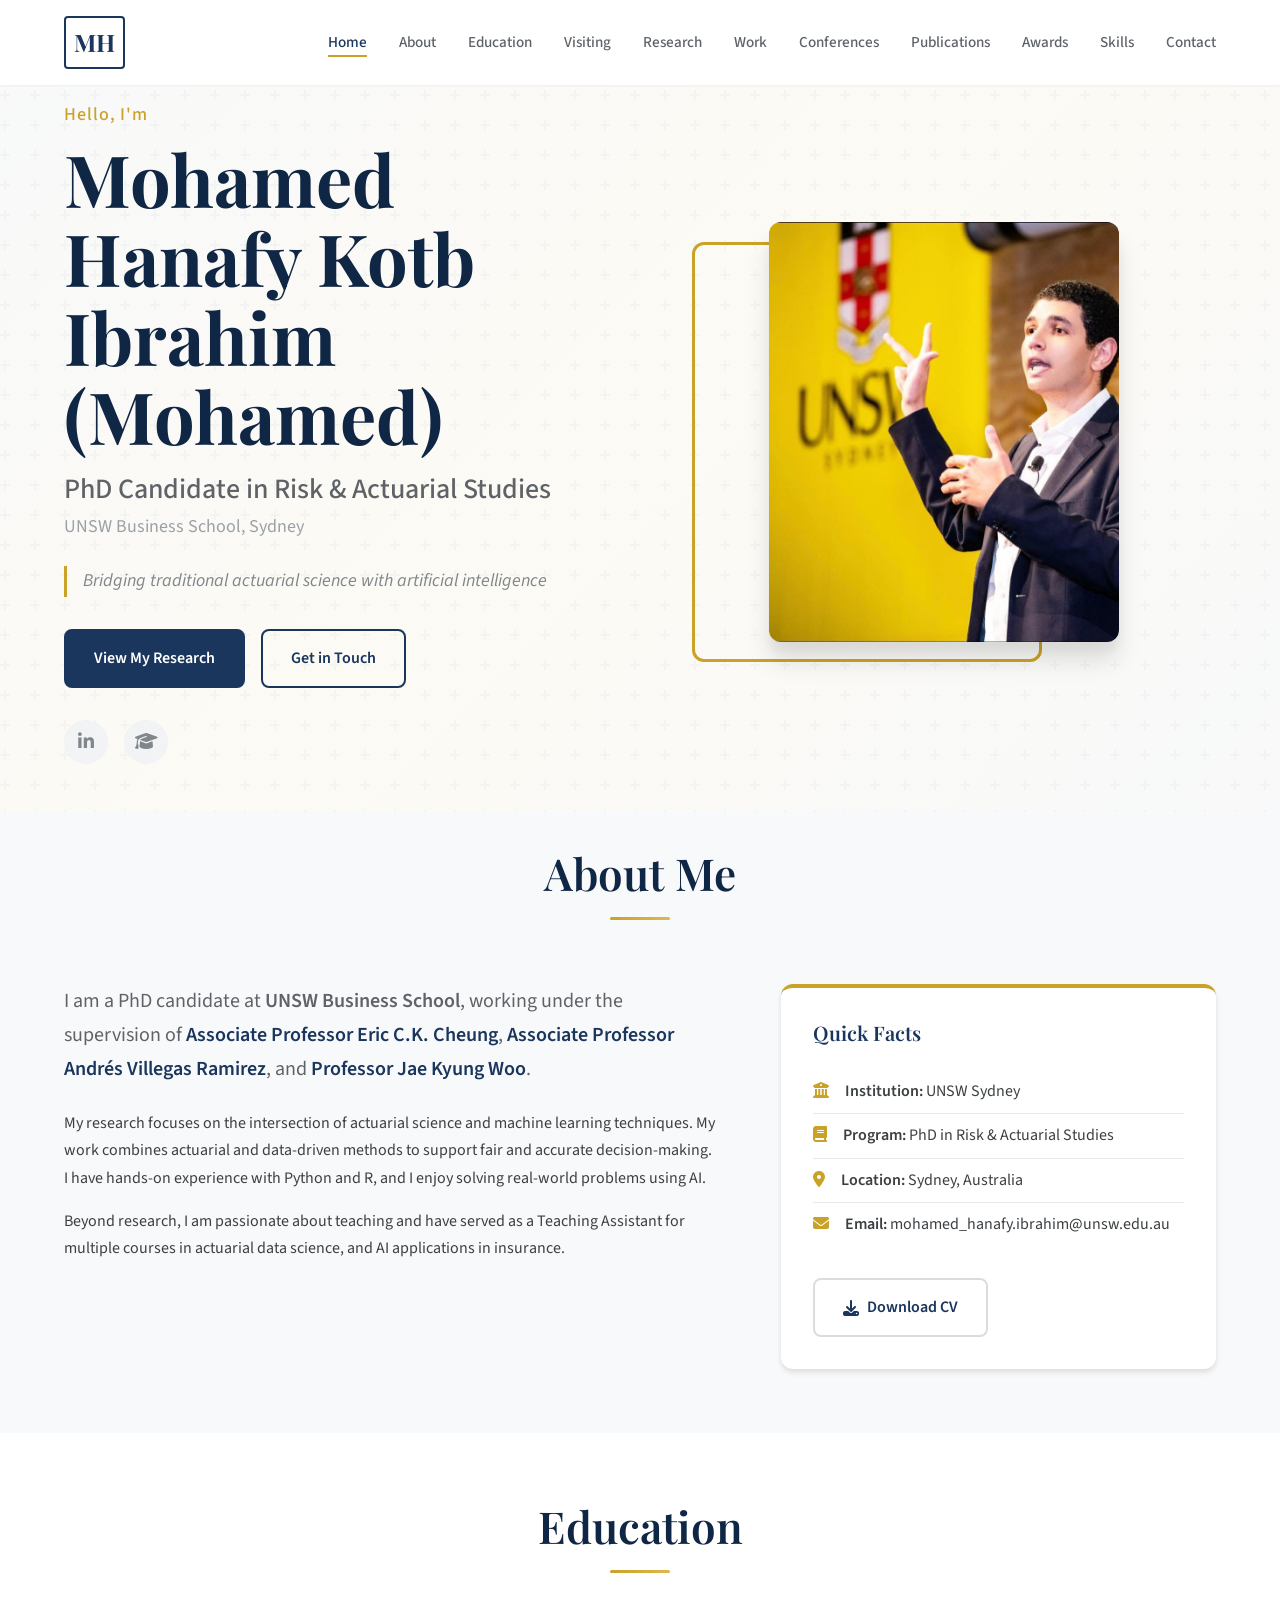
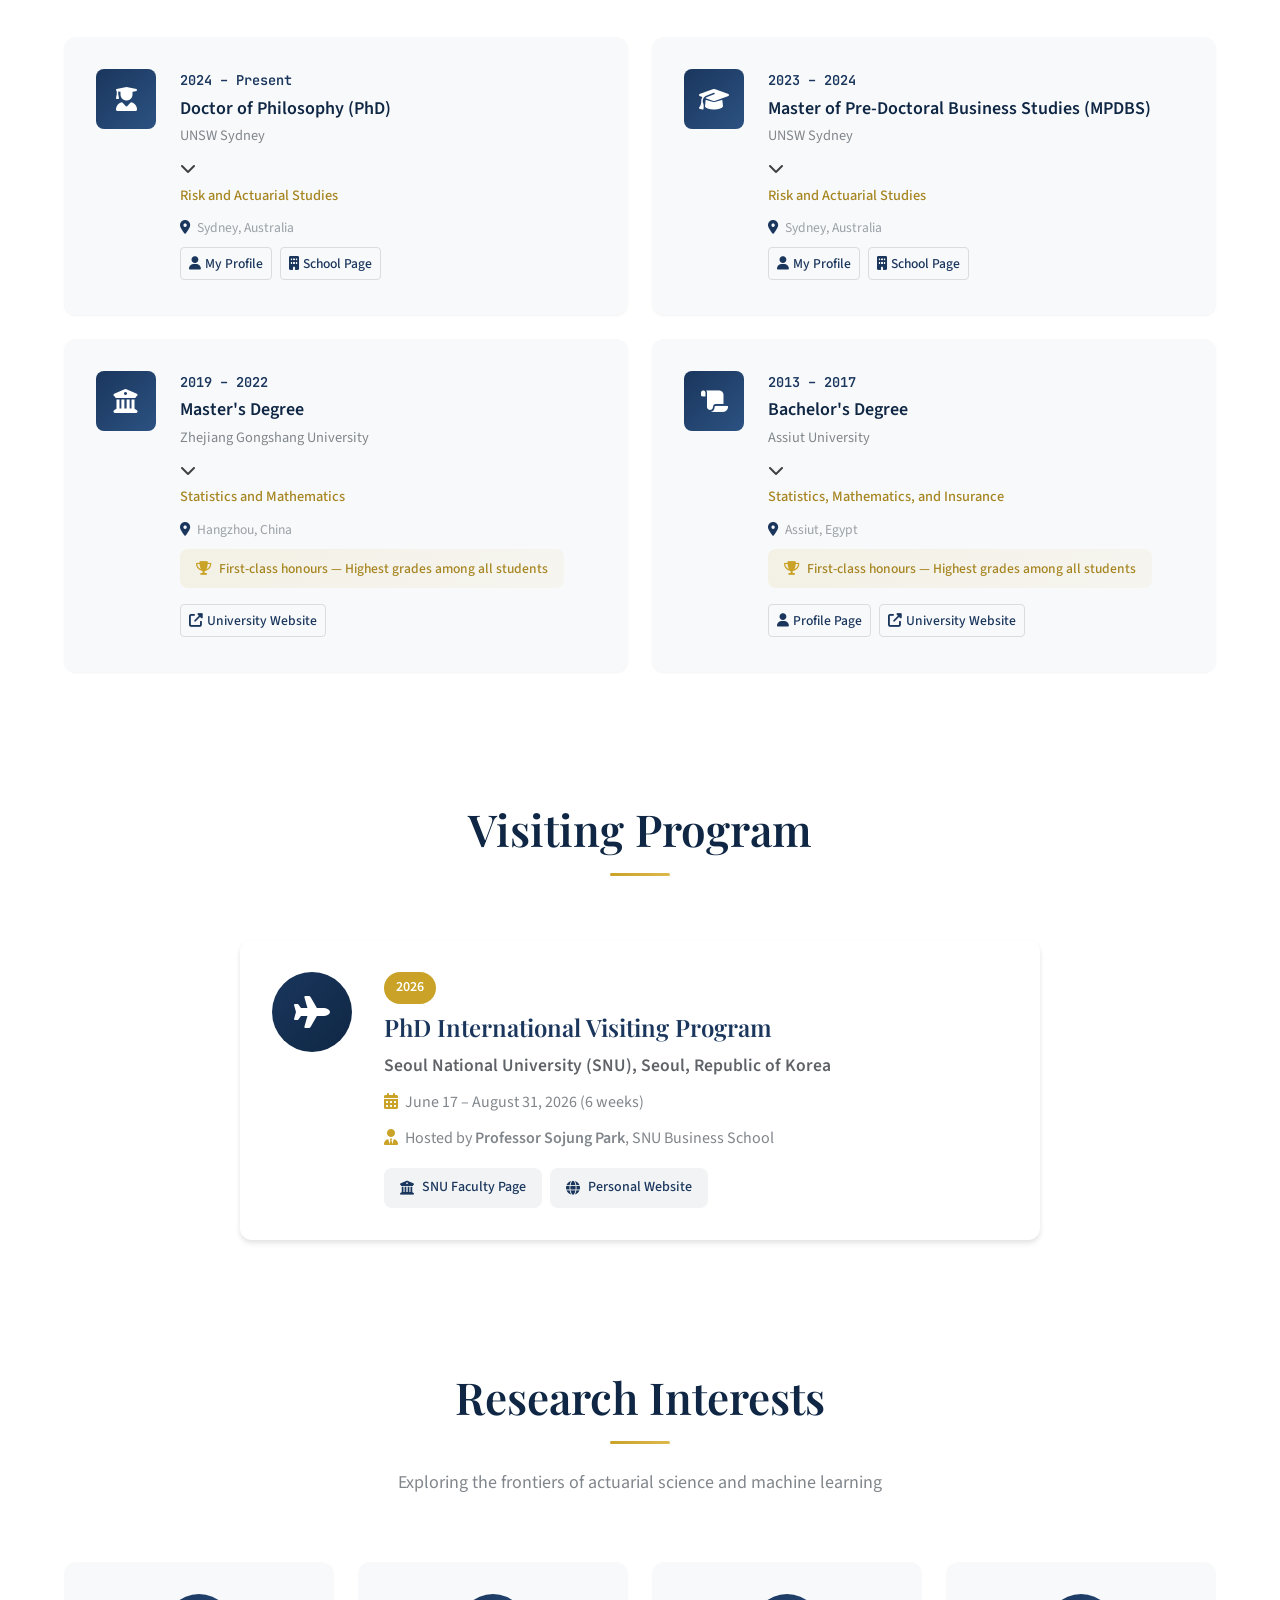
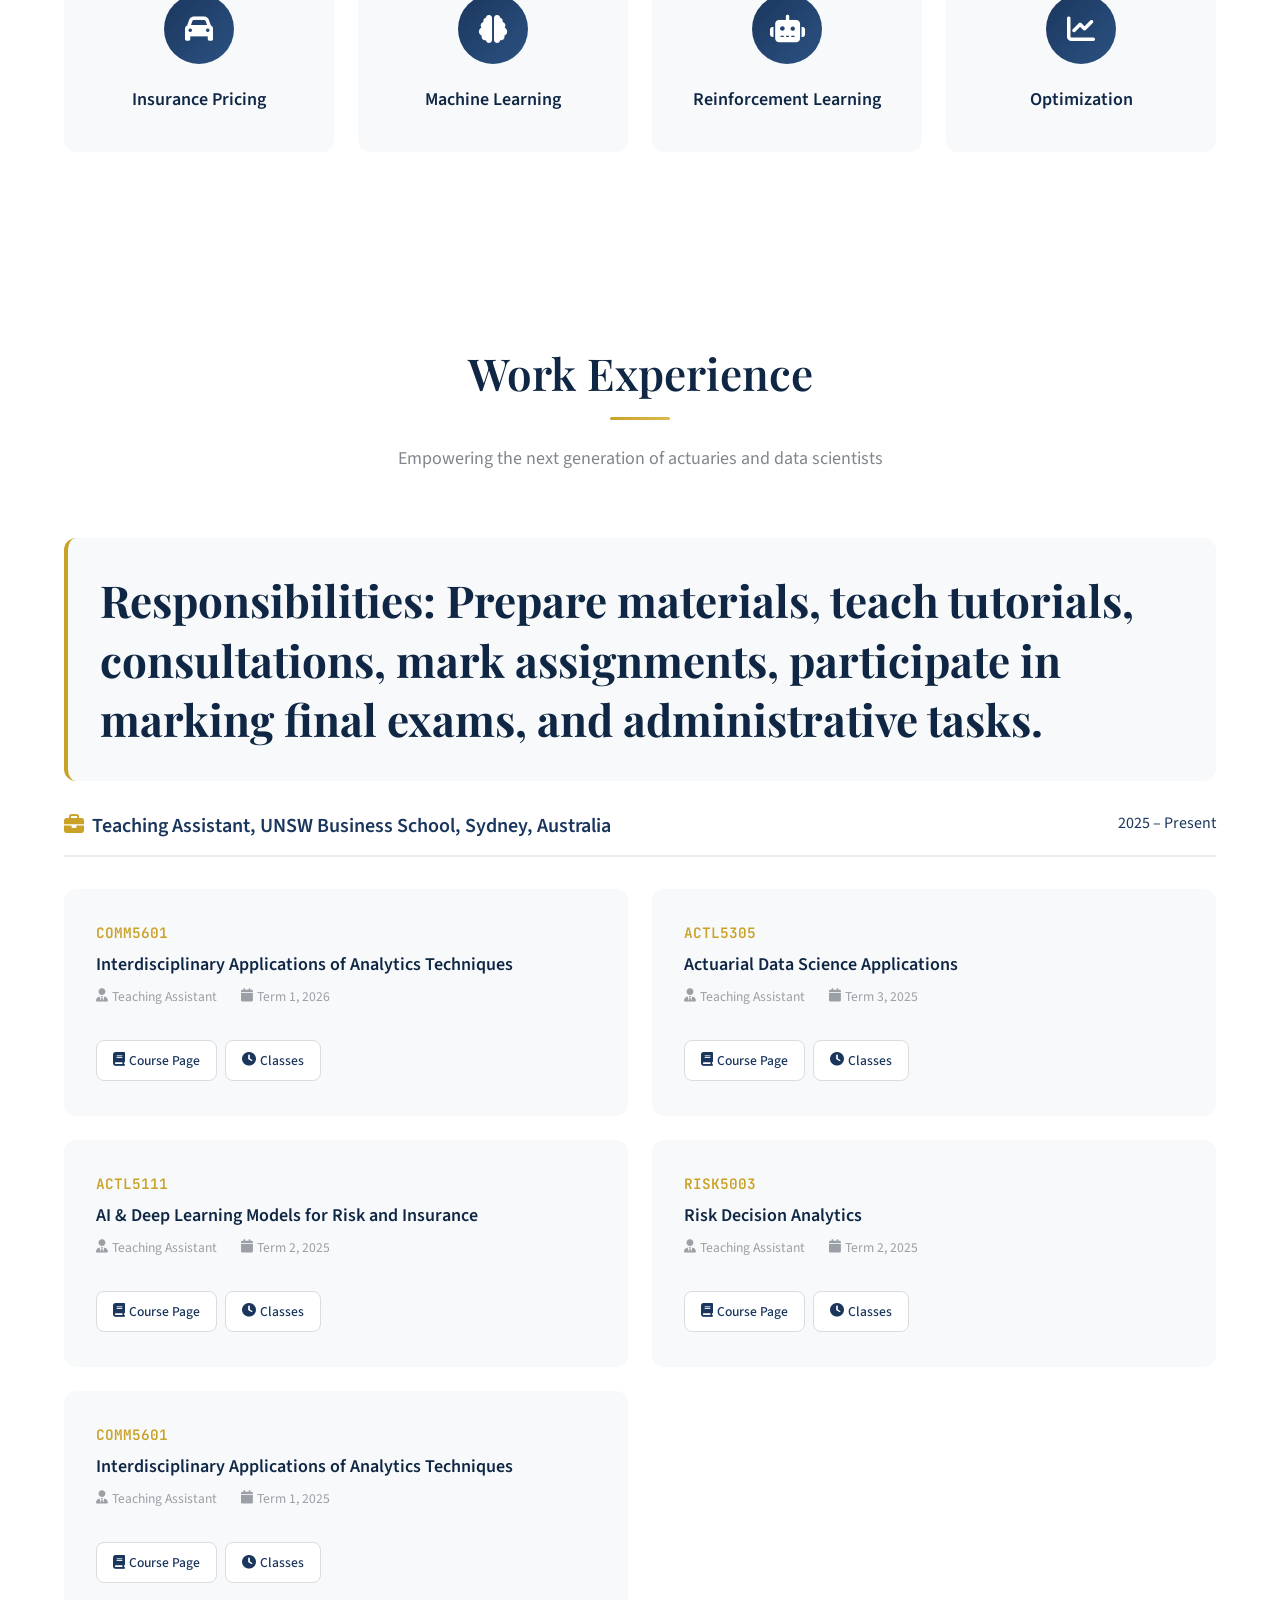
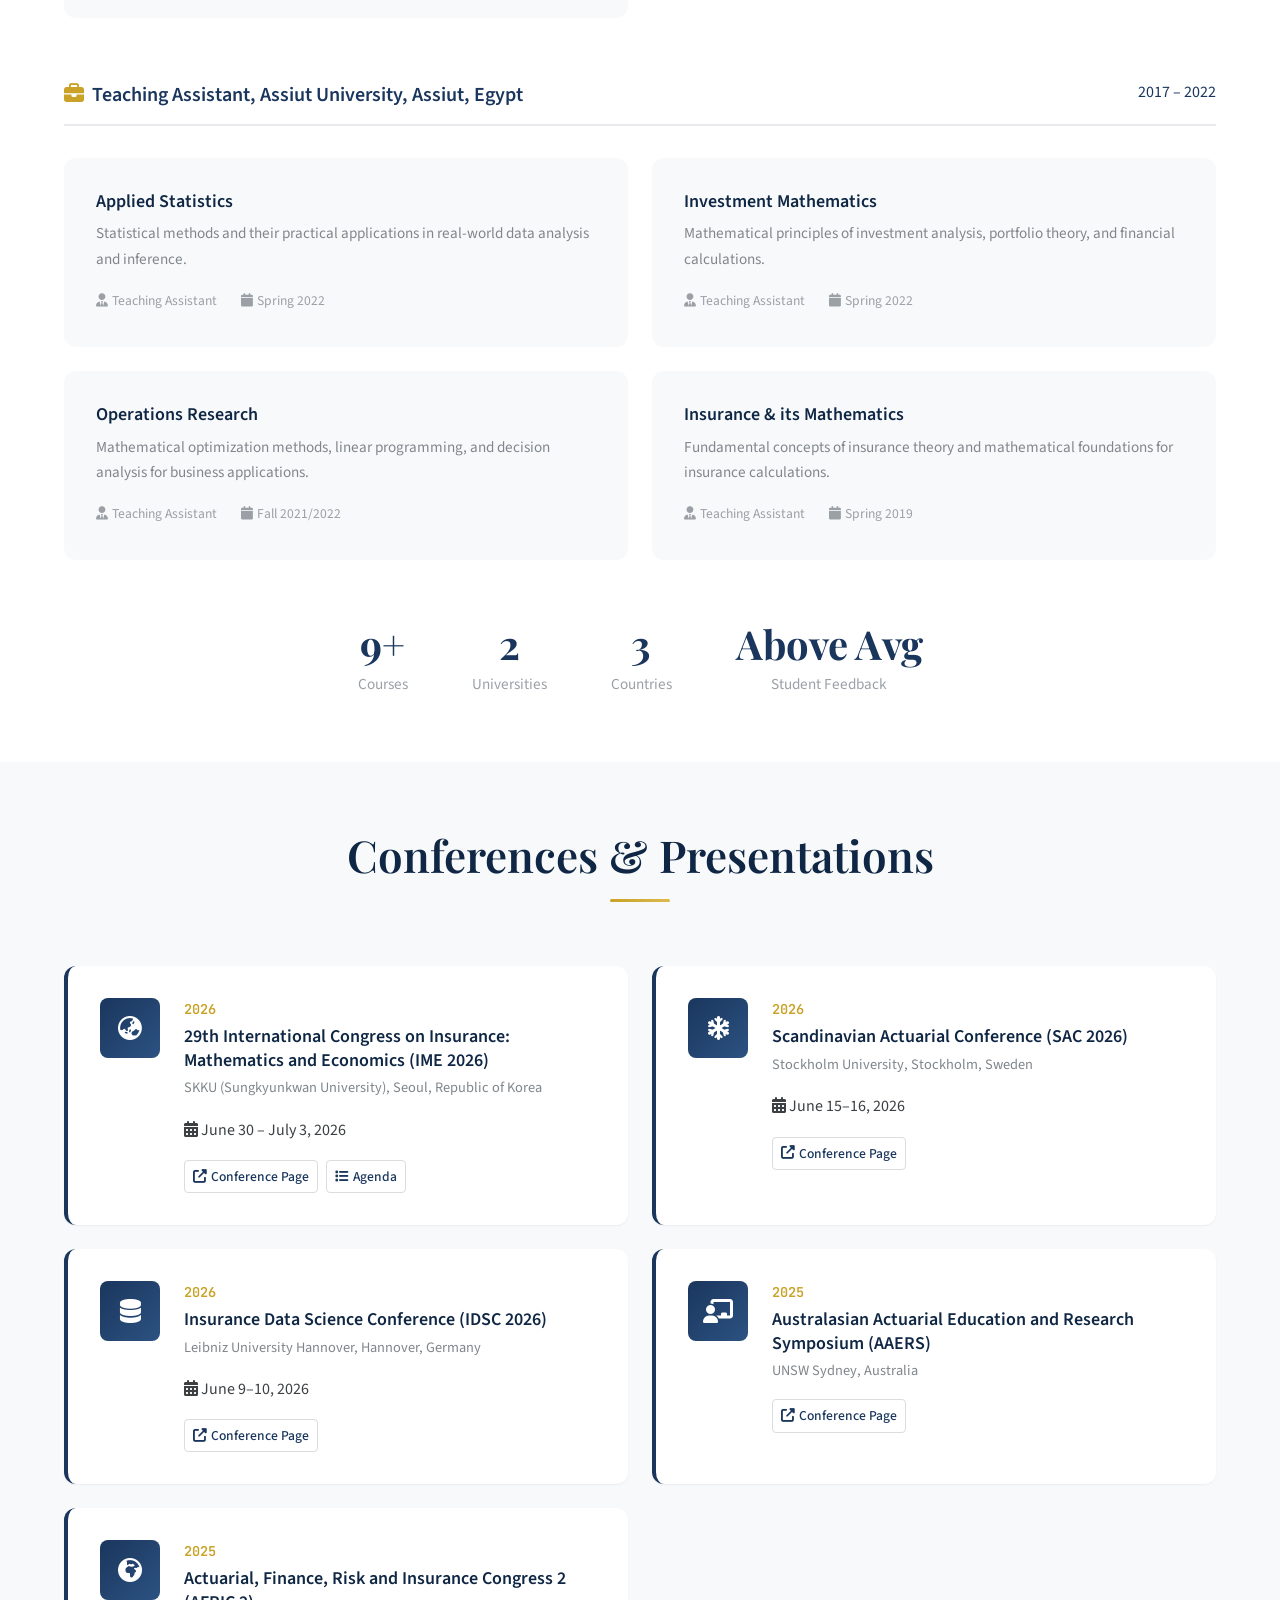
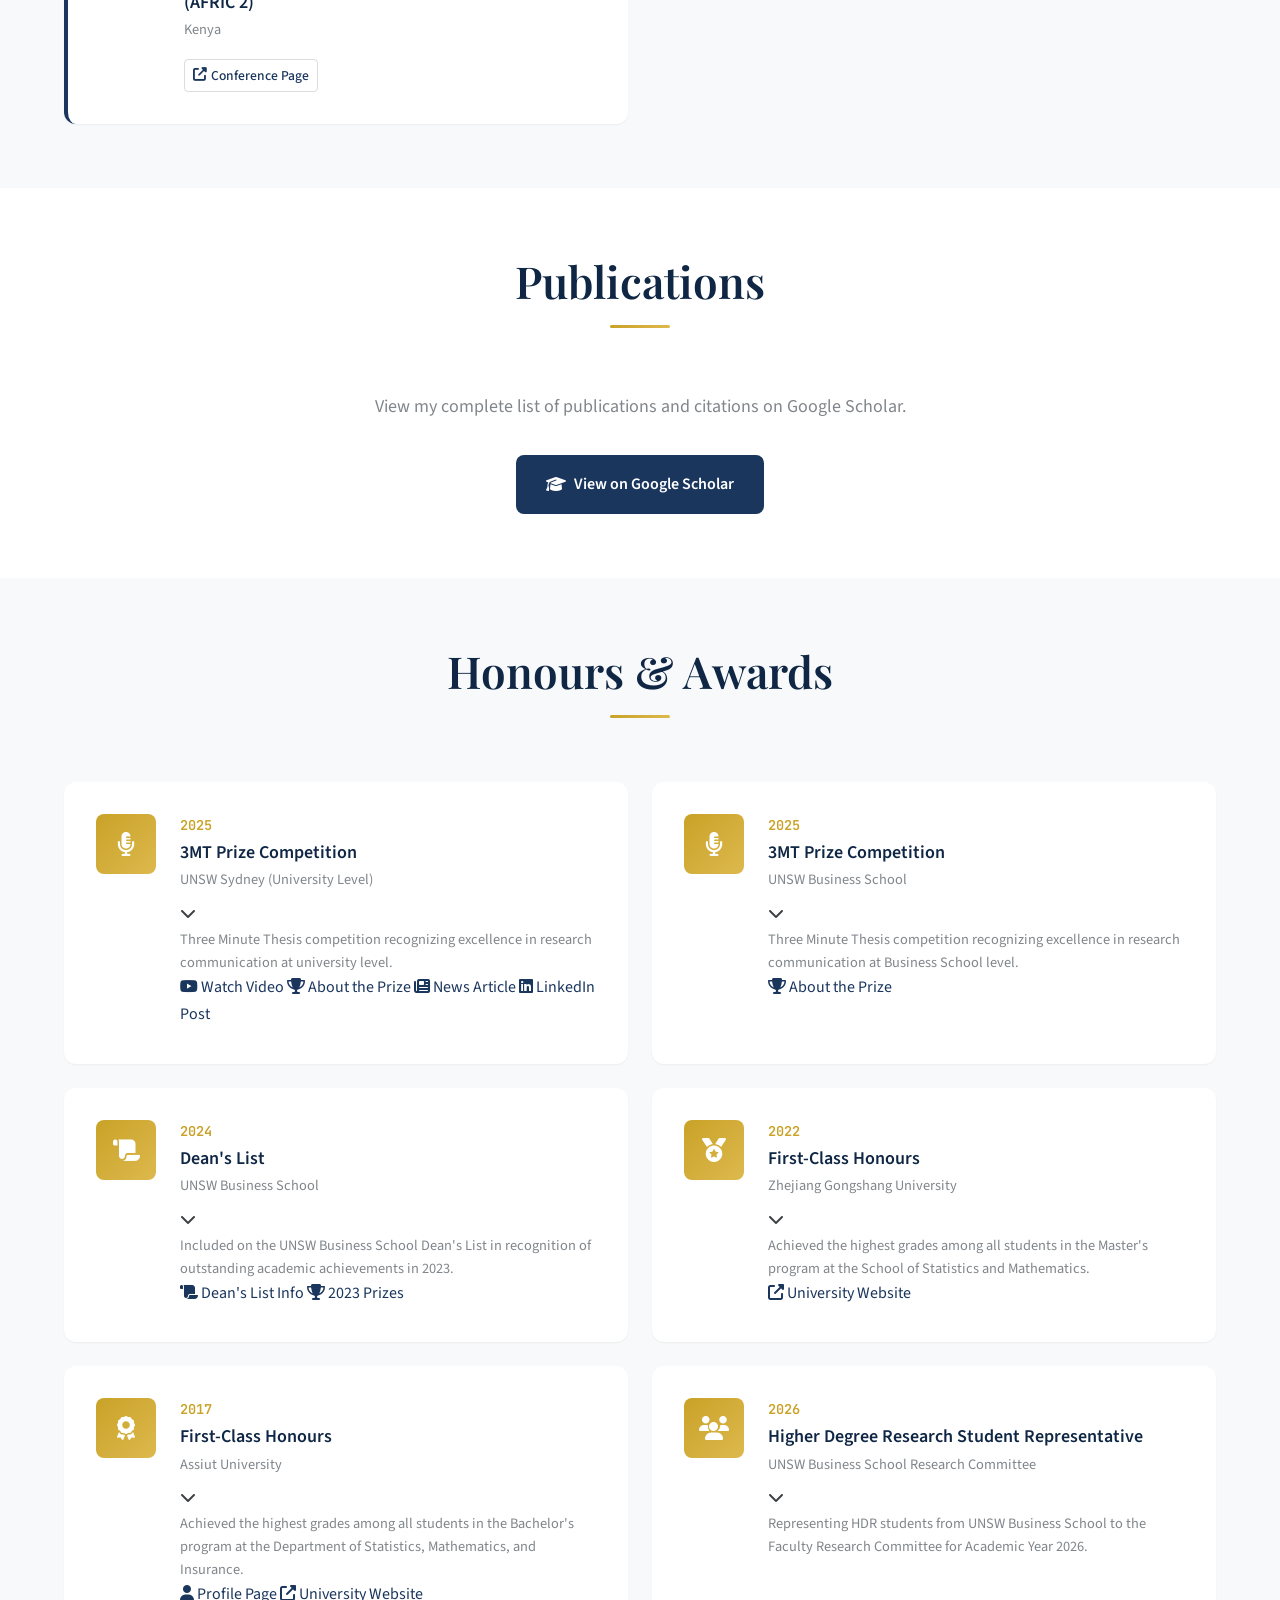
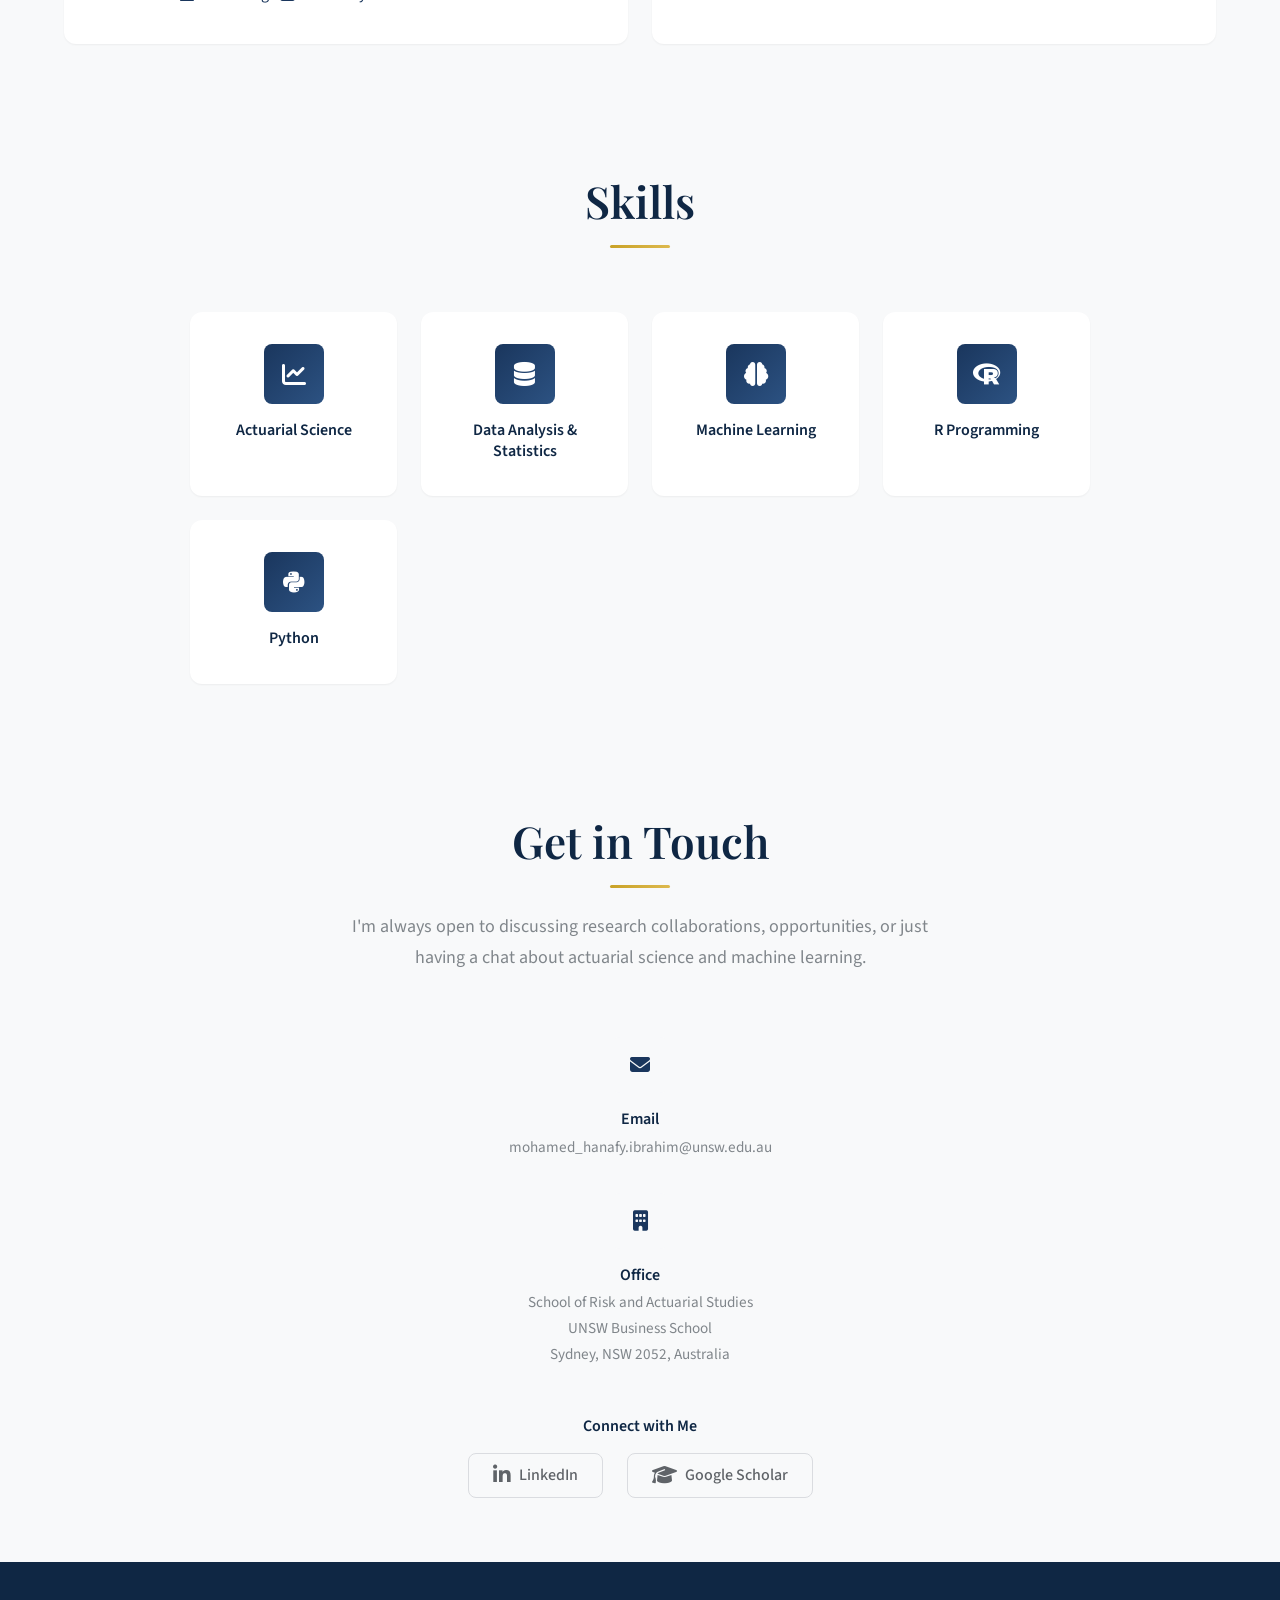
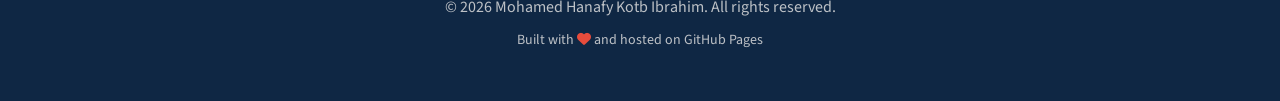
<file: index.html>
<!DOCTYPE html>
<html lang="en">
<head>
    <meta charset="UTF-8">
    <meta name="viewport" content="width=device-width, initial-scale=1.0">
    <meta name="description" content="Mohamed Hanafy Kotb Ibrahim - PhD Candidate in Risk & Actuarial Studies at UNSW Business School. Specializing in telematics-based insurance pricing and machine learning.">
    <meta name="keywords" content="Mohamed Hanafy, Actuarial Science, Machine Learning, UNSW, PhD, Insurance, Telematics">
    <meta name="author" content="Mohamed Hanafy Kotb Ibrahim">
    <meta name="google-site-verification" content="GuuunlIJny0-oyfxwDuxwrNVGzjmO-SbvwqesEWe0mU" />
    
    <title>Mohamed Hanafy Kotb Ibrahim | Actuarial Science & Machine Learning</title>
    
    <!-- Fonts -->
    <link rel="preconnect" href="https://fonts.googleapis.com">
    <link rel="preconnect" href="https://fonts.gstatic.com" crossorigin>
    <link href="https://fonts.googleapis.com/css2?family=Playfair+Display:wght@400;500;600;700&family=Source+Sans+3:wght@300;400;500;600;700&family=JetBrains+Mono:wght@400;500&display=swap" rel="stylesheet">
    
    <!-- Icons -->
    <link rel="stylesheet" href="https://cdnjs.cloudflare.com/ajax/libs/font-awesome/6.4.2/css/all.min.css">
    
    <!-- Styles -->
    <link rel="stylesheet" href="style.css">
</head>
<body>
    <!-- Navigation -->
    <nav class="navbar" id="navbar">
        <div class="nav-container">
            <a href="#home" class="nav-logo">
                <span class="logo-text">MH</span>
            </a>
            <ul class="nav-menu" id="nav-menu">
                <li class="nav-item"><a href="#home" class="nav-link">Home</a></li>
                <li class="nav-item"><a href="#about" class="nav-link">About</a></li>
                <li class="nav-item"><a href="#education" class="nav-link">Education</a></li>
                <li class="nav-item"><a href="#visiting" class="nav-link">Visiting</a></li>
                <li class="nav-item"><a href="#research" class="nav-link">Research</a></li>
                <li class="nav-item"><a href="#work" class="nav-link">Work</a></li>
                <li class="nav-item"><a href="#conferences" class="nav-link">Conferences</a></li>
                <li class="nav-item"><a href="#publications" class="nav-link">Publications</a></li>
                <li class="nav-item"><a href="#awards" class="nav-link">Awards</a></li>
                <li class="nav-item"><a href="#skills" class="nav-link">Skills</a></li>
                <li class="nav-item"><a href="#contact" class="nav-link">Contact</a></li>
            </ul>
            <button class="nav-toggle" id="nav-toggle" aria-label="Toggle navigation">
                <span class="hamburger"></span>
            </button>
        </div>
    </nav>

    <!-- Hero Section -->
    <section class="hero" id="home">
        <div class="hero-background">
            <div class="hero-gradient"></div>
            <div class="hero-pattern"></div>
        </div>
        <div class="hero-content">
            <div class="hero-text">
                <p class="hero-greeting">Hello, I'm</p>
                <h1 class="hero-name">Mohamed Hanafy Kotb Ibrahim (Mohamed)</h1>
                <div class="hero-title-wrapper">
                    <h2 class="hero-title">PhD Candidate in Risk & Actuarial Studies</h2>
                    <p class="hero-institution">UNSW Business School, Sydney</p>
                </div>
                <p class="hero-tagline">Bridging traditional actuarial science with artificial intelligence</p>
                <div class="hero-cta">
                    <a href="#research" class="btn btn-primary">View My Research</a>
                    <a href="#contact" class="btn btn-secondary">Get in Touch</a>
                </div>
                <div class="hero-social">
                    <a href="https://www.linkedin.com/in/mohamed-hanafy-kotb-ibrahim-9ba128224/" target="_blank" rel="noopener" aria-label="LinkedIn">
                        <i class="fab fa-linkedin-in"></i>
                    </a>
                    <a href="https://scholar.google.com/citations?user=8DRa0RUAAAAJ&hl=en" target="_blank" rel="noopener" aria-label="Google Scholar">
                        <i class="fas fa-graduation-cap"></i>
                    </a>
                </div>
            </div>
            <div class="hero-image">
                <div class="image-frame">
                    <div class="image-placeholder">
                        <!-- Replace with your photo -->
                        <img src="assets/images/profile.jpg" alt="Mohamed Hanafy Kotb Ibrahim" onerror="this.style.display='none'; this.nextElementSibling.style.display='flex';">
                        <div class="placeholder-icon">
                            <i class="fas fa-user"></i>
                            <span>Your Photo Here</span>
                        </div>
                    </div>
                </div>
                <div class="image-decoration"></div>
            </div>
        </div>
        <a href="#about" class="scroll-indicator" aria-label="Scroll to about section">
            <span class="scroll-arrow"></span>
        </a>
    </section>

    <!-- About Section -->
    <section class="section about" id="about">
        <div class="container">
            <div class="section-header">
                <h2 class="section-title">About Me</h2>
                <div class="section-line"></div>
            </div>
            <div class="about-content">
                <div class="about-text">
                    <p class="about-intro">
                        I am a PhD candidate at <strong>UNSW Business School</strong>, working under the supervision of 
                        <a href="https://www.unsw.edu.au/staff/eric-c-k--cheung" target="_blank" rel="noopener"><strong>Associate Professor Eric C.K. Cheung</strong></a>, 
                        <a href="https://www.unsw.edu.au/staff/andres-villegas-ramirez" target="_blank" rel="noopener"><strong>Associate Professor Andrés Villegas Ramirez</strong></a>, and 
                        <a href="https://www.unsw.edu.au/staff/jae-kyung-woo" target="_blank" rel="noopener"><strong>Professor Jae Kyung Woo</strong></a>.
                    </p>
                    <p>
                        My research focuses on the intersection of actuarial science and machine learning techniques. 
                        My work combines actuarial and data-driven methods to support fair and accurate decision-making. 
                        I have hands-on experience with Python and R, and I enjoy solving real-world problems using AI.
                    </p>
                    <p>
                        Beyond research, I am passionate about teaching and have served as a Teaching Assistant for multiple 
                        courses in actuarial data science, and AI applications in insurance.
                    </p>
                </div>
                <div class="about-card">
                    <h3 class="card-title">Quick Facts</h3>
                    <ul class="facts-list">
                        <li>
                            <i class="fas fa-university"></i>
                            <span><strong>Institution:</strong> UNSW Sydney</span>
                        </li>
                        <li>
                            <i class="fas fa-book"></i>
                            <span><strong>Program:</strong> PhD in Risk & Actuarial Studies</span>
                        </li>
                        <li>
                            <i class="fas fa-map-marker-alt"></i>
                            <span><strong>Location:</strong> Sydney, Australia</span>
                        </li>
                        <li>
                            <i class="fas fa-envelope"></i>
                            <span><strong>Email:</strong> mohamed_hanafy.ibrahim@unsw.edu.au</span>
                        </li>
                    </ul>
                    <a href="Mohamed_Hanafy_Kotb_Ibrahim_CV.pdf" class="btn btn-outline" target="_blank">
                        <i class="fas fa-download"></i> Download CV
                    </a>
                </div>
            </div>
        </div>
    </section>

    <!-- Education Section -->
    <section class="section education" id="education">
        <div class="container">
            <div class="section-header">
                <h2 class="section-title">Education</h2>
                <div class="section-line"></div>
            </div>
            
            <div class="education-grid">
                <div class="edu-card expandable" onclick="toggleExpand(this)">
                    <div class="edu-icon">
                        <i class="fas fa-user-graduate"></i>
                    </div>
                    <div class="edu-card-content">
                        <div class="expand-header">
                            <div>
                                <div class="edu-year">2024 – Present</div>
                                <h3 class="edu-title">Doctor of Philosophy (PhD)</h3>
                                <p class="edu-institution">UNSW Sydney</p>
                            </div>
                            <span class="expand-icon"><i class="fas fa-chevron-down"></i></span>
                        </div>
                        <div class="expand-content">
                            <p class="edu-field">Risk and Actuarial Studies</p>
                            <p class="edu-location">
                                <i class="fas fa-map-marker-alt"></i> Sydney, Australia
                            </p>
                            <div class="edu-links">
                                <a href="https://www.unsw.edu.au/hdr/mohamed-hanafy-kotb-ibrahim" target="_blank" class="edu-link">
                                    <i class="fas fa-user"></i> My Profile
                                </a>
                                <a href="https://www.unsw.edu.au/business" target="_blank" class="edu-link">
                                    <i class="fas fa-building"></i> School Page
                                </a>
                            </div>
                        </div>
                    </div>
                </div>

                <div class="edu-card expandable" onclick="toggleExpand(this)">
                    <div class="edu-icon">
                        <i class="fas fa-graduation-cap"></i>
                    </div>
                    <div class="edu-card-content">
                        <div class="expand-header">
                            <div>
                                <div class="edu-year">2023 – 2024</div>
                                <h3 class="edu-title">Master of Pre-Doctoral Business Studies (MPDBS)</h3>
                                <p class="edu-institution">UNSW Sydney</p>
                            </div>
                            <span class="expand-icon"><i class="fas fa-chevron-down"></i></span>
                        </div>
                        <div class="expand-content">
                            <p class="edu-field">Risk and Actuarial Studies</p>
                            <p class="edu-location">
                                <i class="fas fa-map-marker-alt"></i> Sydney, Australia
                            </p>
                            <div class="edu-links">
                                <a href="https://www.unsw.edu.au/hdr/mohamed-hanafy-kotb-ibrahim" target="_blank" class="edu-link">
                                    <i class="fas fa-user"></i> My Profile
                                </a>
                                <a href="https://www.unsw.edu.au/business" target="_blank" class="edu-link">
                                    <i class="fas fa-building"></i> School Page
                                </a>
                            </div>
                        </div>
                    </div>
                </div>

                <div class="edu-card expandable" onclick="toggleExpand(this)">
                    <div class="edu-icon">
                        <i class="fas fa-university"></i>
                    </div>
                    <div class="edu-card-content">
                        <div class="expand-header">
                            <div>
                                <div class="edu-year">2019 – 2022</div>
                                <h3 class="edu-title">Master's Degree</h3>
                                <p class="edu-institution">Zhejiang Gongshang University</p>
                            </div>
                            <span class="expand-icon"><i class="fas fa-chevron-down"></i></span>
                        </div>
                        <div class="expand-content">
                            <p class="edu-field">Statistics and Mathematics</p>
                            <p class="edu-location">
                                <i class="fas fa-map-marker-alt"></i> Hangzhou, China
                            </p>
                            <div class="edu-achievement">
                                <i class="fas fa-trophy"></i> First-class honours — Highest grades among all students
                            </div>
                            <div class="edu-links">
                                <a href="https://www.zjgsu.edu.cn/" target="_blank" class="edu-link">
                                    <i class="fas fa-external-link-alt"></i> University Website
                                </a>
                            </div>
                        </div>
                    </div>
                </div>

                <div class="edu-card expandable" onclick="toggleExpand(this)">
                    <div class="edu-icon">
                        <i class="fas fa-scroll"></i>
                    </div>
                    <div class="edu-card-content">
                        <div class="expand-header">
                            <div>
                                <div class="edu-year">2013 – 2017</div>
                                <h3 class="edu-title">Bachelor's Degree</h3>
                                <p class="edu-institution">Assiut University</p>
                            </div>
                            <span class="expand-icon"><i class="fas fa-chevron-down"></i></span>
                        </div>
                        <div class="expand-content">
                            <p class="edu-field">Statistics, Mathematics, and Insurance</p>
                            <p class="edu-location">
                                <i class="fas fa-map-marker-alt"></i> Assiut, Egypt
                            </p>
                            <div class="edu-achievement">
                                <i class="fas fa-trophy"></i> First-class honours — Highest grades among all students
                            </div>
                            <div class="edu-links">
                                <a href="https://b.aun.edu.eg/commerce/mohamed-hanfi-kotb-ibrahim" target="_blank" class="edu-link">
                                    <i class="fas fa-user"></i> Profile Page
                                </a>
                                <a href="https://www.aun.edu.eg/" target="_blank" class="edu-link">
                                    <i class="fas fa-external-link-alt"></i> University Website
                                </a>
                            </div>
                        </div>
                    </div>
                </div>
            </div>
        </div>
    </section>

    <!-- Visiting Program Section -->
    <section class="section visiting" id="visiting">
        <div class="container">
            <div class="section-header">
                <h2 class="section-title">Visiting Program</h2>
                <div class="section-line"></div>
            </div>
            
            <div class="visiting-content">
                <div class="visiting-card">
                    <div class="visiting-icon">
                        <i class="fas fa-plane"></i>
                    </div>
                    <div class="visiting-details">
                        <div class="visiting-year">2026</div>
                        <h3 class="visiting-title">PhD International Visiting Program</h3>
                        <p class="visiting-institution">Seoul National University (SNU), Seoul, Republic of Korea</p>
                        <p class="visiting-duration"><i class="fas fa-calendar-alt"></i> June 17 – August 31, 2026 (6 weeks)</p>
                        <p class="visiting-host">
                            <i class="fas fa-user-tie"></i> Hosted by <strong>Professor Sojung Park</strong>, SNU Business School
                        </p>
                        <div class="visiting-links">
                            <a href="https://cba.snu.ac.kr/en/research/faculty/professor?major=6&idx=1601" target="_blank" class="visiting-link">
                                <i class="fas fa-university"></i> SNU Faculty Page
                            </a>
                            <a href="https://sites.google.com/view/sjcpark/bio" target="_blank" class="visiting-link">
                                <i class="fas fa-globe"></i> Personal Website
                            </a>
                        </div>
                    </div>
                </div>
            </div>
        </div>
    </section>

    <!-- Research Section -->
    <section class="section research" id="research">
        <div class="container">
            <div class="section-header">
                <h2 class="section-title">Research Interests</h2>
                <div class="section-line"></div>
                <p class="section-subtitle">Exploring the frontiers of actuarial science and machine learning</p>
            </div>
            
            <div class="interests-grid">
                <div class="interest-card">
                    <div class="interest-icon">
                        <i class="fas fa-car"></i>
                    </div>
                    <h4>Insurance Pricing</h4>
                </div>
                <div class="interest-card">
                    <div class="interest-icon">
                        <i class="fas fa-brain"></i>
                    </div>
                    <h4>Machine Learning</h4>
                </div>
                <div class="interest-card">
                    <div class="interest-icon">
                        <i class="fas fa-robot"></i>
                    </div>
                    <h4>Reinforcement Learning</h4>
                </div>
                <div class="interest-card">
                    <div class="interest-icon">
                        <i class="fas fa-chart-line"></i>
                    </div>
                    <h4>Optimization</h4>
                </div>
            </div>
        </div>
    </section>

    <!-- Work Experience Section -->
    <section class="section teaching" id="work">
        <div class="container">
            <div class="section-header">
                <h2 class="section-title">Work Experience</h2>
                <div class="section-line"></div>
                <p class="section-subtitle">Empowering the next generation of actuaries and data scientists</p>
            </div>
            
            <div class="teaching-responsibilities">
                <p><strong>Responsibilities:</strong> Prepare materials, teach tutorials, consultations, mark assignments, participate in marking final exams, and administrative tasks.</p>
            </div>
            
            <!-- UNSW Work -->
            <div class="teaching-institution">
                <h3 class="institution-name"><i class="fas fa-briefcase"></i><a href="https://www.unsw.edu.au/business" target="_blank" rel="noopener">Teaching Assistant, UNSW Business School,</a> Sydney, Australia <span style="float: right; font-weight: normal; font-size: 1rem;">2025 – Present</span></h3>
                
                <div class="teaching-grid">
                    <div class="teaching-card">
                        <div class="course-code">COMM5601</div>
                        <h4 class="course-name">Interdisciplinary Applications of Analytics Techniques</h4>
                        <div class="course-meta">
                            <span><i class="fas fa-user-tie"></i> Teaching Assistant</span>
                            <span><i class="fas fa-calendar"></i> Term 1, 2026</span>
                        </div>
                        <div class="course-links">
                            <a href="https://www.handbook.unsw.edu.au/postgraduate/courses/2026/comm5601?year=2026" target="_blank" rel="noopener" class="course-link">
                                <i class="fas fa-book"></i> Course Page
                            </a>
                            <a href="https://timetable.unsw.edu.au/2026/COMM5601.html" target="_blank" rel="noopener" class="course-link">
                                <i class="fas fa-clock"></i> Classes
                            </a>
                        </div>
                    </div>

                    <div class="teaching-card">
                        <div class="course-code">ACTL5305</div>
                        <h4 class="course-name">Actuarial Data Science Applications</h4>
                        <div class="course-meta">
                            <span><i class="fas fa-user-tie"></i> Teaching Assistant</span>
                            <span><i class="fas fa-calendar"></i> Term 3, 2025</span>
                        </div>
                        <div class="course-links">
                            <a href="https://www.handbook.unsw.edu.au/postgraduate/courses/2025/actl5305?year=2025" target="_blank" rel="noopener" class="course-link">
                                <i class="fas fa-book"></i> Course Page
                            </a>
                            <a href="https://timetable.unsw.edu.au/2025/ACTL5305.html" target="_blank" rel="noopener" class="course-link">
                                <i class="fas fa-clock"></i> Classes
                            </a>
                        </div>
                    </div>

                    <div class="teaching-card">
                        <div class="course-code">ACTL5111</div>
                        <h4 class="course-name">AI & Deep Learning Models for Risk and Insurance</h4>
                        <div class="course-meta">
                            <span><i class="fas fa-user-tie"></i> Teaching Assistant</span>
                            <span><i class="fas fa-calendar"></i> Term 2, 2025</span>
                        </div>
                        <div class="course-links">
                            <a href="https://www.handbook.unsw.edu.au/postgraduate/courses/2025/actl5111?year=2025" target="_blank" rel="noopener" class="course-link">
                                <i class="fas fa-book"></i> Course Page
                            </a>
                            <a href="https://timetable.unsw.edu.au/2025/ACTL5111.html" target="_blank" rel="noopener" class="course-link">
                                <i class="fas fa-clock"></i> Classes
                            </a>
                        </div>
                    </div>

                    <div class="teaching-card">
                        <div class="course-code">RISK5003</div>
                        <h4 class="course-name">Risk Decision Analytics</h4>
                        <div class="course-meta">
                            <span><i class="fas fa-user-tie"></i> Teaching Assistant</span>
                            <span><i class="fas fa-calendar"></i> Term 2, 2025</span>
                        </div>
                        <div class="course-links">
                            <a href="https://www.handbook.unsw.edu.au/postgraduate/courses/2025/risk5003" target="_blank" rel="noopener" class="course-link">
                                <i class="fas fa-book"></i> Course Page
                            </a>
                            <a href="https://timetable.unsw.edu.au/2025/RISK5003.html" target="_blank" rel="noopener" class="course-link">
                                <i class="fas fa-clock"></i> Classes
                            </a>
                        </div>
                    </div>

                    <div class="teaching-card">
                        <div class="course-code">COMM5601</div>
                        <h4 class="course-name">Interdisciplinary Applications of Analytics Techniques</h4>
                        <div class="course-meta">
                            <span><i class="fas fa-user-tie"></i> Teaching Assistant</span>
                            <span><i class="fas fa-calendar"></i> Term 1, 2025</span>
                        </div>
                        <div class="course-links">
                            <a href="https://www.handbook.unsw.edu.au/postgraduate/courses/2025/comm5601?year=2025" target="_blank" rel="noopener" class="course-link">
                                <i class="fas fa-book"></i> Course Page
                            </a>
                            <a href="https://timetable.unsw.edu.au/2025/COMM5601.html" target="_blank" rel="noopener" class="course-link">
                                <i class="fas fa-clock"></i> Classes
                            </a>
                        </div>
                    </div>
                </div>
            </div>

            <!-- Assiut University Work -->
            <div class="teaching-institution">
                <h3 class="institution-name"><i class="fas fa-briefcase"></i><a href="https://www.aun.edu.eg/" target="_blank" rel="noopener">Teaching Assistant, Assiut University,</a> Assiut, Egypt <span style="float: right; font-weight: normal; font-size: 1rem;">2017 – 2022</span></h3>
                <div class="teaching-grid">
                    <div class="teaching-card">
                        <h4 class="course-name">Applied Statistics</h4>
                        <p class="course-description">
                            Statistical methods and their practical applications in real-world data analysis and inference.
                        </p>
                        <div class="course-meta">
                            <span><i class="fas fa-user-tie"></i> Teaching Assistant</span>
                            <span><i class="fas fa-calendar"></i> Spring 2022</span>
                        </div>
                    </div>

                    <div class="teaching-card">
                        <h4 class="course-name">Investment Mathematics</h4>
                        <p class="course-description">
                            Mathematical principles of investment analysis, portfolio theory, and financial calculations.
                        </p>
                        <div class="course-meta">
                            <span><i class="fas fa-user-tie"></i> Teaching Assistant</span>
                            <span><i class="fas fa-calendar"></i> Spring 2022</span>
                        </div>
                    </div>

                    <div class="teaching-card">
                        <h4 class="course-name">Operations Research</h4>
                        <p class="course-description">
                            Mathematical optimization methods, linear programming, and decision analysis for business applications.
                        </p>
                        <div class="course-meta">
                            <span><i class="fas fa-user-tie"></i> Teaching Assistant</span>
                            <span><i class="fas fa-calendar"></i> Fall 2021/2022</span>
                        </div>
                    </div>

                    <div class="teaching-card">
                        <h4 class="course-name">Insurance & its Mathematics</h4>
                        <p class="course-description">
                            Fundamental concepts of insurance theory and mathematical foundations for insurance calculations.
                        </p>
                        <div class="course-meta">
                            <span><i class="fas fa-user-tie"></i> Teaching Assistant</span>
                            <span><i class="fas fa-calendar"></i> Spring 2019</span>
                        </div>
                    </div>
                </div>
            </div>

            <div class="teaching-stats">
                <div class="stat-item">
                    <div class="stat-number">9+</div>
                    <div class="stat-label">Courses</div>
                </div>
                <div class="stat-item">
                    <div class="stat-number">2</div>
                    <div class="stat-label">Universities</div>
                </div>
                <div class="stat-item">
                    <div class="stat-number">3</div>
                    <div class="stat-label">Countries</div>
                </div>
                <div class="stat-item">
                    <div class="stat-number">Above Avg</div>
                    <div class="stat-label">Student Feedback</div>
                </div>
            </div>
        </div>
    </section>

    <!-- Conferences Section -->
    <section class="section conferences" id="conferences">
        <div class="container">
            <div class="section-header">
                <h2 class="section-title">Conferences & Presentations</h2>
                <div class="section-line"></div>
            </div>
            
            <div class="conferences-grid">
                <div class="conference-card">
                    <div class="conference-icon">
                        <i class="fas fa-globe-asia"></i>
                    </div>
                    <div class="conference-content">
                        <div class="conference-year">2026</div>
                        <h3 class="conference-title">29th International Congress on Insurance: Mathematics and Economics (IME 2026)</h3>
                        <p class="conference-venue">SKKU (Sungkyunkwan University), Seoul, Republic of Korea</p>
                        <p class="conference-date"><i class="fas fa-calendar-alt"></i> June 30 – July 3, 2026</p>
                        <div class="conference-links">
                            <a href="https://ime2026.org/" target="_blank" class="conference-link">
                                <i class="fas fa-external-link-alt"></i> Conference Page
                            </a>
                            <a href="https://ime2026.org/agenda/" target="_blank" class="conference-link">
                                <i class="fas fa-list"></i> Agenda
                            </a>
                        </div>
                    </div>
                </div>

                <div class="conference-card">
                    <div class="conference-icon">
                        <i class="fas fa-snowflake"></i>
                    </div>
                    <div class="conference-content">
                        <div class="conference-year">2026</div>
                        <h3 class="conference-title">Scandinavian Actuarial Conference (SAC 2026)</h3>
                        <p class="conference-venue">Stockholm University, Stockholm, Sweden</p>
                        <p class="conference-date"><i class="fas fa-calendar-alt"></i> June 15–16, 2026</p>
                        <div class="conference-links">
                            <a href="https://sites.google.com/view/sac2026" target="_blank" class="conference-link">
                                <i class="fas fa-external-link-alt"></i> Conference Page
                            </a>
                        </div>
                    </div>
                </div>

                <div class="conference-card">
                    <div class="conference-icon">
                        <i class="fas fa-database"></i>
                    </div>
                    <div class="conference-content">
                        <div class="conference-year">2026</div>
                        <h3 class="conference-title">Insurance Data Science Conference (IDSC 2026)</h3>
                        <p class="conference-venue">Leibniz University Hannover, Hannover, Germany</p>
                        <p class="conference-date"><i class="fas fa-calendar-alt"></i> June 9–10, 2026</p>
                        <div class="conference-links">
                            <a href="https://insurancedatascience.org/" target="_blank" class="conference-link">
                                <i class="fas fa-external-link-alt"></i> Conference Page
                            </a>
                        </div>
                    </div>
                </div>

                <div class="conference-card">
                    <div class="conference-icon">
                        <i class="fas fa-chalkboard-teacher"></i>
                    </div>
                    <div class="conference-content">
                        <div class="conference-year">2025</div>
                        <h3 class="conference-title">Australasian Actuarial Education and Research Symposium (AAERS)</h3>
                        <p class="conference-venue">UNSW Sydney, Australia</p>
                        <div class="conference-links">
                            <a href="https://conference.unsw.edu.au/en/2025-australasian-actuarial-education-and-research-symposium" target="_blank" class="conference-link">
                                <i class="fas fa-external-link-alt"></i> Conference Page
                            </a>
                        </div>
                    </div>
                </div>

                <div class="conference-card">
                    <div class="conference-icon">
                        <i class="fas fa-globe-africa"></i>
                    </div>
                    <div class="conference-content">
                        <div class="conference-year">2025</div>
                        <h3 class="conference-title">Actuarial, Finance, Risk and Insurance Congress 2 (AFRIC 2)</h3>
                        <p class="conference-venue">Kenya</p>
                        <div class="conference-links">
                            <a href="https://www.unsw.edu.au/business/our-schools/risk-actuarial/news-events/actuarial-finance-risk-and-insurance-congress-2" target="_blank" class="conference-link">
                                <i class="fas fa-external-link-alt"></i> Conference Page
                            </a>
                        </div>
                    </div>
                </div>
            </div>
        </div>
    </section>

    <!-- Publications Section -->
    <section class="section publications" id="publications">
        <div class="container">
            <div class="section-header">
                <h2 class="section-title">Publications</h2>
                <div class="section-line"></div>
            </div>
            
            <div class="publications-content">
                <p class="publications-intro">View my complete list of publications and citations on Google Scholar.</p>
                <a href="https://scholar.google.com/citations?user=8DRa0RUAAAAJ&hl=en" target="_blank" rel="noopener" class="btn btn-primary">
                    <i class="fas fa-graduation-cap"></i> View on Google Scholar
                </a>
            </div>
        </div>
    </section>

    <!-- Honours & Awards Section -->
    <section class="section awards" id="awards">
        <div class="container">
            <div class="section-header">
                <h2 class="section-title">Honours & Awards</h2>
                <div class="section-line"></div>
            </div>
            
            <div class="awards-grid">
                <div class="award-card expandable" onclick="toggleExpand(this)">
                    <div class="award-icon">
                        <i class="fas fa-microphone-alt"></i>
                    </div>
                    <div class="award-content">
                        <div class="expand-header">
                            <div>
                                <div class="award-year">2025</div>
                                <h3 class="award-title">3MT Prize Competition</h3>
                                <p class="award-institution">UNSW Sydney (University Level)</p>
                            </div>
                            <span class="expand-icon"><i class="fas fa-chevron-down"></i></span>
                        </div>
                        <div class="expand-content">
                            <p class="award-description">
                                Three Minute Thesis competition recognizing excellence in research communication at university level.
                            </p>
                            <div class="award-links">
                                <a href="https://www.youtube.com/watch?v=_MAEmPQRMqo&list=PL50XnIfJxPDU3ERa6Wd92ZUv1mSKl5V4X&index=13" target="_blank" class="award-link">
                                    <i class="fab fa-youtube"></i> Watch Video
                                </a>
                                <a href="https://www.unsw.edu.au/unsw-3-minute-thesis" target="_blank" class="award-link">
                                    <i class="fas fa-trophy"></i> About the Prize
                                </a>
                                <a href="https://www.unsw.edu.au/news/2025/09/mohamed-2025-3mt-finals" target="_blank" class="award-link">
                                    <i class="fas fa-newspaper"></i> News Article
                                </a>
                                <a href="https://www.linkedin.com/posts/unswbusiness_congratulations-to-mohamed-hanfy-kotb-ibrahim-activity-7373544311247810560-xWIi/" target="_blank" class="award-link">
                                    <i class="fab fa-linkedin"></i> LinkedIn Post
                                </a>
                            </div>
                        </div>
                    </div>
                </div>

                <div class="award-card expandable" onclick="toggleExpand(this)">
                    <div class="award-icon">
                        <i class="fas fa-microphone-alt"></i>
                    </div>
                    <div class="award-content">
                        <div class="expand-header">
                            <div>
                                <div class="award-year">2025</div>
                                <h3 class="award-title">3MT Prize Competition</h3>
                                <p class="award-institution">UNSW Business School</p>
                            </div>
                            <span class="expand-icon"><i class="fas fa-chevron-down"></i></span>
                        </div>
                        <div class="expand-content">
                            <p class="award-description">
                                Three Minute Thesis competition recognizing excellence in research communication at Business School level.
                            </p>
                            <div class="award-links">
                                <a href="https://www.unsw.edu.au/business/our-schools/risk-actuarial/news-events/showcasing-our-research" target="_blank" class="award-link">
                                    <i class="fas fa-trophy"></i> About the Prize
                                </a>
                            </div>
                        </div>
                    </div>
                </div>

                <div class="award-card expandable" onclick="toggleExpand(this)">
                    <div class="award-icon">
                        <i class="fas fa-scroll"></i>
                    </div>
                    <div class="award-content">
                        <div class="expand-header">
                            <div>
                                <div class="award-year">2024</div>
                                <h3 class="award-title">Dean's List</h3>
                                <p class="award-institution">UNSW Business School</p>
                            </div>
                            <span class="expand-icon"><i class="fas fa-chevron-down"></i></span>
                        </div>
                        <div class="expand-content">
                            <p class="award-description">
                                Included on the UNSW Business School Dean's List in recognition of outstanding academic achievements in 2023.
                            </p>
                            <div class="award-links">
                                <a href="https://www.unsw.edu.au/business/student-life/student-recognition/dean-list-for-academic-excellence" target="_blank" class="award-link">
                                    <i class="fas fa-scroll"></i> Dean's List Info
                                </a>
                                <a href="https://www.student.unsw.edu.au/prizes/2023" target="_blank" class="award-link">
                                    <i class="fas fa-trophy"></i> 2023 Prizes
                                </a>
                            </div>
                        </div>
                    </div>
                </div>

                <div class="award-card expandable" onclick="toggleExpand(this)">
                    <div class="award-icon">
                        <i class="fas fa-medal"></i>
                    </div>
                    <div class="award-content">
                        <div class="expand-header">
                            <div>
                                <div class="award-year">2022</div>
                                <h3 class="award-title">First-Class Honours</h3>
                                <p class="award-institution">Zhejiang Gongshang University</p>
                            </div>
                            <span class="expand-icon"><i class="fas fa-chevron-down"></i></span>
                        </div>
                        <div class="expand-content">
                            <p class="award-description">
                                Achieved the highest grades among all students in the Master's program at the School of Statistics and Mathematics.
                            </p>
                            <div class="award-links">
                                <a href="https://www.zjgsu.edu.cn/" target="_blank" class="award-link">
                                    <i class="fas fa-external-link-alt"></i> University Website
                                </a>
                            </div>
                        </div>
                    </div>
                </div>

                <div class="award-card expandable" onclick="toggleExpand(this)">
                    <div class="award-icon">
                        <i class="fas fa-award"></i>
                    </div>
                    <div class="award-content">
                        <div class="expand-header">
                            <div>
                                <div class="award-year">2017</div>
                                <h3 class="award-title">First-Class Honours</h3>
                                <p class="award-institution">Assiut University</p>
                            </div>
                            <span class="expand-icon"><i class="fas fa-chevron-down"></i></span>
                        </div>
                        <div class="expand-content">
                            <p class="award-description">
                                Achieved the highest grades among all students in the Bachelor's program at the Department of Statistics, Mathematics, and Insurance.
                            </p>
                            <div class="award-links">
                                <a href="https://b.aun.edu.eg/commerce/mohamed-hanfi-kotb-ibrahim" target="_blank" class="award-link">
                                    <i class="fas fa-user"></i> Profile Page
                                </a>
                                <a href="https://www.aun.edu.eg/" target="_blank" class="award-link">
                                    <i class="fas fa-external-link-alt"></i> University Website
                                </a>
                            </div>
                        </div>
                    </div>
                </div>

                <div class="award-card expandable" onclick="toggleExpand(this)">
                    <div class="award-icon">
                        <i class="fas fa-users"></i>
                    </div>
                    <div class="award-content">
                        <div class="expand-header">
                            <div>
                                <div class="award-year">2026</div>
                                <h3 class="award-title">Higher Degree Research Student Representative</h3>
                                <p class="award-institution">UNSW Business School Research Committee</p>
                            </div>
                            <span class="expand-icon"><i class="fas fa-chevron-down"></i></span>
                        </div>
                        <div class="expand-content">
                            <p class="award-description">
                                Representing HDR students from UNSW Business School to the Faculty Research Committee for Academic Year 2026.
                            </p>
                        </div>
                    </div>
                </div>
            </div>
        </div>
    </section>

    <!-- Skills Section -->
    <section class="section skills" id="skills">
        <div class="container">
            <div class="section-header">
                <h2 class="section-title">Skills</h2>
                <div class="section-line"></div>
            </div>
            
            <div class="skills-grid">
                <div class="skill-card">
                    <div class="skill-icon">
                        <i class="fas fa-chart-line"></i>
                    </div>
                    <h3 class="skill-title">Actuarial Science</h3>
                </div>
                
                <div class="skill-card">
                    <div class="skill-icon">
                        <i class="fas fa-database"></i>
                    </div>
                    <h3 class="skill-title">Data Analysis & Statistics</h3>
                </div>
                
                <div class="skill-card">
                    <div class="skill-icon">
                        <i class="fas fa-brain"></i>
                    </div>
                    <h3 class="skill-title">Machine Learning</h3>
                </div>
                
                <div class="skill-card">
                    <div class="skill-icon">
                        <i class="fab fa-r-project"></i>
                    </div>
                    <h3 class="skill-title">R Programming</h3>
                </div>
                
                <div class="skill-card">
                    <div class="skill-icon">
                        <i class="fab fa-python"></i>
                    </div>
                    <h3 class="skill-title">Python</h3>
                </div>
            </div>
        </div>
    </section>

    <!-- Contact Section -->
    <section class="section contact" id="contact">
        <div class="container">
            <div class="section-header">
                <h2 class="section-title">Get in Touch</h2>
                <div class="section-line"></div>
                <p class="section-subtitle">I'm always open to discussing research collaborations, opportunities, or just having a chat about actuarial science and machine learning.</p>
            </div>
            
            <div class="contact-content">
                <div class="contact-info">
                    <div class="contact-item">
                        <div class="contact-icon">
                            <i class="fas fa-envelope"></i>
                        </div>
                        <div class="contact-details">
                            <h4>Email</h4>
                            <a href="mailto:mohamed_hanafy.ibrahim@unsw.edu.au">mohamed_hanafy.ibrahim@unsw.edu.au</a>
                        </div>
                    </div>
                    
                    <div class="contact-item">
                        <div class="contact-icon">
                            <i class="fas fa-building"></i>
                        </div>
                        <div class="contact-details">
                            <h4>Office</h4>
                            <p>School of Risk and Actuarial Studies<br>
                            UNSW Business School<br>
                            Sydney, NSW 2052, Australia</p>
                        </div>
                    </div>
                    
                    <div class="contact-social">
                        <h4>Connect with Me</h4>
                        <div class="social-links-named">
                            <a href="https://www.linkedin.com/in/mohamed-hanafy-kotb-ibrahim-9ba128224/" target="_blank" rel="noopener" class="social-link-named">
                                <i class="fab fa-linkedin-in"></i>
                                <span>LinkedIn</span>
                            </a>
                            <a href="https://scholar.google.com/citations?user=8DRa0RUAAAAJ&hl=en" target="_blank" rel="noopener" class="social-link-named">
                                <i class="fas fa-graduation-cap"></i>
                                <span>Google Scholar</span>
                            </a>
                        </div>
                    </div>
                </div>
            </div>
        </div>
    </section>

    <!-- Footer -->
    <footer class="footer">
        <div class="container">
            <div class="footer-content">
                <p class="footer-text">
                    &copy; <span id="year"></span> Mohamed Hanafy Kotb Ibrahim. All rights reserved.
                </p>
                <p class="footer-credits">
                    Built with <i class="fas fa-heart"></i> and hosted on GitHub Pages
                </p>
            </div>
        </div>
    </footer>

    <!-- Back to Top Button -->
    <button class="back-to-top" id="backToTop" aria-label="Back to top">
        <i class="fas fa-chevron-up"></i>
    </button>

    <!-- Scripts -->
    <script src="script.js"></script>
</body>
</html>
</file>
<file: style.css>
/* ============================================
   Mohamed Hanafy - Portfolio Website Styles
   ============================================ */

/* CSS Variables */
:root {
    /* Colors - Elegant Navy & Gold Theme */
    --primary: #1a365d;
    --primary-dark: #0f2744;
    --primary-light: #2c5282;
    --accent: #c9a227;
    --accent-light: #ddb94e;
    --accent-dark: #a68521;
    
    /* Neutrals */
    --white: #ffffff;
    --off-white: #f8f9fa;
    --gray-100: #f1f3f4;
    --gray-200: #e8eaed;
    --gray-300: #dadce0;
    --gray-400: #bdc1c6;
    --gray-500: #9aa0a6;
    --gray-600: #80868b;
    --gray-700: #5f6368;
    --gray-800: #3c4043;
    --gray-900: #202124;
    --black: #000000;
    
    /* Status Colors */
    --success: #34a853;
    --warning: #fbbc04;
    --info: #4285f4;
    
    /* Typography */
    --font-display: 'Playfair Display', Georgia, serif;
    --font-body: 'Source Sans 3', 'Segoe UI', sans-serif;
    --font-mono: 'JetBrains Mono', 'Fira Code', monospace;
    
    /* Spacing */
    --space-xs: 0.25rem;
    --space-sm: 0.5rem;
    --space-md: 1rem;
    --space-lg: 1.5rem;
    --space-xl: 2rem;
    --space-2xl: 3rem;
    --space-3xl: 4rem;
    --space-4xl: 6rem;
    
    /* Layout */
    --container-max: 1200px;
    --container-narrow: 800px;
    
    /* Effects */
    --shadow-sm: 0 1px 2px rgba(0,0,0,0.05);
    --shadow-md: 0 4px 6px rgba(0,0,0,0.07), 0 2px 4px rgba(0,0,0,0.05);
    --shadow-lg: 0 10px 15px rgba(0,0,0,0.1), 0 4px 6px rgba(0,0,0,0.05);
    --shadow-xl: 0 20px 25px rgba(0,0,0,0.1), 0 10px 10px rgba(0,0,0,0.04);
    
    --radius-sm: 4px;
    --radius-md: 8px;
    --radius-lg: 12px;
    --radius-xl: 20px;
    --radius-full: 9999px;
    
    --transition-fast: 150ms ease;
    --transition-base: 250ms ease;
    --transition-slow: 350ms ease;
}

/* Reset & Base */
*, *::before, *::after {
    box-sizing: border-box;
    margin: 0;
    padding: 0;
}

html {
    scroll-behavior: smooth;
    font-size: 16px;
}

body {
    font-family: var(--font-body);
    font-size: 1rem;
    line-height: 1.7;
    color: var(--gray-800);
    background-color: var(--white);
    -webkit-font-smoothing: antialiased;
    -moz-osx-font-smoothing: grayscale;
}

/* Typography */
h1, h2, h3, h4, h5, h6 {
    font-family: var(--font-display);
    font-weight: 600;
    line-height: 1.3;
    color: var(--primary-dark);
}

h1 { font-size: clamp(2.5rem, 5vw, 4rem); }
h2 { font-size: clamp(2rem, 4vw, 2.75rem); }
h3 { font-size: clamp(1.5rem, 3vw, 1.875rem); }
h4 { font-size: clamp(1.25rem, 2.5vw, 1.5rem); }

p {
    margin-bottom: var(--space-md);
}

a {
    color: var(--primary);
    text-decoration: none;
    transition: color var(--transition-fast);
}

a:hover {
    color: var(--accent);
}

strong {
    font-weight: 600;
}

em {
    font-style: italic;
}

/* Container */
.container {
    width: 100%;
    max-width: var(--container-max);
    margin: 0 auto;
    padding: 0 var(--space-lg);
}

/* Section */
.section {
    padding: var(--space-3xl) 0;
}

.section.about {
    padding-top: var(--space-xl);
}

.section-header {
    text-align: center;
    margin-bottom: var(--space-3xl);
}

.section-title {
    margin-bottom: var(--space-md);
    position: relative;
    display: inline-block;
}

.section-line {
    width: 60px;
    height: 3px;
    background: linear-gradient(90deg, var(--accent), var(--accent-light));
    margin: 0 auto var(--space-lg);
    border-radius: var(--radius-full);
}

.section-subtitle {
    font-size: 1.125rem;
    color: var(--gray-600);
    max-width: 600px;
    margin: 0 auto;
}

.subsection-title {
    font-size: 1.5rem;
    margin-bottom: var(--space-xl);
    color: var(--primary);
}

/* Buttons */
.btn {
    display: inline-flex;
    align-items: center;
    justify-content: center;
    gap: var(--space-sm);
    padding: 0.875rem 1.75rem;
    font-family: var(--font-body);
    font-size: 1rem;
    font-weight: 600;
    border-radius: var(--radius-md);
    border: 2px solid transparent;
    cursor: pointer;
    transition: all var(--transition-base);
    text-decoration: none;
}

.btn-primary {
    background: var(--primary);
    color: var(--white);
    border-color: var(--primary);
}

.btn-primary:hover {
    background: var(--primary-dark);
    border-color: var(--primary-dark);
    color: var(--white);
    transform: translateY(-2px);
    box-shadow: var(--shadow-lg);
}

.btn-secondary {
    background: transparent;
    color: var(--primary);
    border-color: var(--primary);
}

.btn-secondary:hover {
    background: var(--primary);
    color: var(--white);
}

.btn-outline {
    background: transparent;
    color: var(--primary);
    border-color: var(--gray-300);
}

.btn-outline:hover {
    border-color: var(--primary);
    background: var(--primary);
    color: var(--white);
}

.btn-full {
    width: 100%;
}

/* ============================================
   Navigation
   ============================================ */
.navbar {
    position: fixed;
    top: 0;
    left: 0;
    right: 0;
    z-index: 1000;
    background: rgba(255, 255, 255, 0.95);
    backdrop-filter: blur(10px);
    box-shadow: var(--shadow-sm);
    transition: all var(--transition-base);
}

.navbar.scrolled {
    box-shadow: var(--shadow-md);
}

.nav-container {
    display: flex;
    align-items: center;
    justify-content: space-between;
    max-width: var(--container-max);
    margin: 0 auto;
    padding: var(--space-md) var(--space-lg);
}

.nav-logo {
    font-family: var(--font-display);
    font-size: 1.5rem;
    font-weight: 700;
    color: var(--primary);
}

.logo-text {
    display: inline-block;
    padding: var(--space-xs) var(--space-sm);
    border: 2px solid var(--primary);
    border-radius: var(--radius-sm);
    transition: all var(--transition-base);
}

.nav-logo:hover .logo-text {
    background: var(--primary);
    color: var(--white);
}

.nav-menu {
    display: flex;
    align-items: center;
    gap: var(--space-xl);
    list-style: none;
}

.nav-link {
    font-size: 0.95rem;
    font-weight: 500;
    color: var(--gray-700);
    position: relative;
    padding: var(--space-xs) 0;
}

.nav-link::after {
    content: '';
    position: absolute;
    bottom: 0;
    left: 0;
    width: 0;
    height: 2px;
    background: var(--accent);
    transition: width var(--transition-base);
}

.nav-link:hover,
.nav-link.active {
    color: var(--primary);
}

.nav-link:hover::after,
.nav-link.active::after {
    width: 100%;
}

.nav-toggle {
    display: none;
    background: none;
    border: none;
    cursor: pointer;
    padding: var(--space-sm);
}

.hamburger {
    display: block;
    width: 24px;
    height: 2px;
    background: var(--primary);
    position: relative;
    transition: all var(--transition-base);
}

.hamburger::before,
.hamburger::after {
    content: '';
    position: absolute;
    width: 24px;
    height: 2px;
    background: var(--primary);
    transition: all var(--transition-base);
}

.hamburger::before { top: -7px; }
.hamburger::after { bottom: -7px; }

/* Mobile Navigation */
@media (max-width: 768px) {
    .nav-toggle {
        display: block;
    }
    
    .nav-menu {
        position: fixed;
        top: 70px;
        left: 0;
        right: 0;
        background: var(--white);
        flex-direction: column;
        padding: var(--space-xl);
        gap: var(--space-lg);
        box-shadow: var(--shadow-lg);
        transform: translateY(-100%);
        opacity: 0;
        visibility: hidden;
        transition: all var(--transition-base);
    }
    
    .nav-menu.active {
        transform: translateY(0);
        opacity: 1;
        visibility: visible;
    }
    
    .nav-toggle.active .hamburger {
        background: transparent;
    }
    
    .nav-toggle.active .hamburger::before {
        transform: rotate(45deg);
        top: 0;
    }
    
    .nav-toggle.active .hamburger::after {
        transform: rotate(-45deg);
        bottom: 0;
    }
}

/* ============================================
   Hero Section
   ============================================ */
.hero {
    min-height: auto;
    display: flex;
    align-items: center;
    position: relative;
    padding-top: 100px;
    padding-bottom: var(--space-2xl);
    overflow: hidden;
}

.hero-background {
    position: absolute;
    inset: 0;
    z-index: -1;
}

.hero-gradient {
    position: absolute;
    inset: 0;
    background: linear-gradient(135deg, 
        rgba(26, 54, 93, 0.03) 0%, 
        rgba(201, 162, 39, 0.05) 50%,
        rgba(26, 54, 93, 0.03) 100%
    );
}

.hero-pattern {
    position: absolute;
    inset: 0;
    opacity: 0.03;
    background-image: url("data:image/svg+xml,%3Csvg width='60' height='60' viewBox='0 0 60 60' xmlns='http://www.w3.org/2000/svg'%3E%3Cg fill='none' fill-rule='evenodd'%3E%3Cg fill='%231a365d' fill-opacity='1'%3E%3Cpath d='M36 34v-4h-2v4h-4v2h4v4h2v-4h4v-2h-4zm0-30V0h-2v4h-4v2h4v4h2V6h4V4h-4zM6 34v-4H4v4H0v2h4v4h2v-4h4v-2H6zM6 4V0H4v4H0v2h4v4h2V6h4V4H6z'/%3E%3C/g%3E%3C/g%3E%3C/svg%3E");
}

.hero-content {
    display: grid;
    grid-template-columns: 1fr 1fr;
    gap: var(--space-3xl);
    align-items: center;
    max-width: var(--container-max);
    margin: 0 auto;
    padding: 0 var(--space-lg);
}

.hero-text {
    animation: fadeInUp 0.8s ease-out;
}

.hero-greeting {
    font-size: 1.125rem;
    color: var(--accent);
    font-weight: 500;
    margin-bottom: var(--space-sm);
    letter-spacing: 0.05em;
}

.hero-name {
    font-size: clamp(2.5rem, 6vw, 4.5rem);
    font-weight: 700;
    color: var(--primary-dark);
    margin-bottom: var(--space-md);
    line-height: 1.1;
}

.hero-title-wrapper {
    margin-bottom: var(--space-lg);
}

.hero-title {
    font-size: clamp(1.25rem, 3vw, 1.75rem);
    font-weight: 500;
    color: var(--gray-700);
    font-family: var(--font-body);
    margin-bottom: var(--space-xs);
}

.hero-institution {
    font-size: 1.125rem;
    color: var(--gray-500);
}

.hero-tagline {
    font-size: 1.125rem;
    color: var(--gray-600);
    font-style: italic;
    margin-bottom: var(--space-xl);
    padding-left: var(--space-md);
    border-left: 3px solid var(--accent);
}

.hero-cta {
    display: flex;
    gap: var(--space-md);
    margin-bottom: var(--space-xl);
    flex-wrap: wrap;
}

.hero-social {
    display: flex;
    gap: var(--space-md);
}

.hero-social a {
    display: flex;
    align-items: center;
    justify-content: center;
    width: 44px;
    height: 44px;
    border-radius: var(--radius-full);
    background: var(--gray-100);
    color: var(--gray-600);
    font-size: 1.125rem;
    transition: all var(--transition-base);
}

.hero-social a:hover {
    background: var(--primary);
    color: var(--white);
    transform: translateY(-3px);
}

.hero-image {
    position: relative;
    display: flex;
    justify-content: center;
    animation: fadeInRight 0.8s ease-out 0.2s backwards;
}

.image-frame {
    position: relative;
    z-index: 2;
}

.image-placeholder {
    width: 350px;
    height: 420px;
    border-radius: var(--radius-lg);
    overflow: hidden;
    box-shadow: var(--shadow-xl);
    background: linear-gradient(135deg, var(--gray-200), var(--gray-100));
    position: relative;
}

.image-placeholder img {
    width: 100%;
    height: 100%;
    object-fit: cover;
}

.placeholder-icon {
    position: absolute;
    inset: 0;
    display: none;
    flex-direction: column;
    align-items: center;
    justify-content: center;
    color: var(--gray-400);
    gap: var(--space-md);
}

.placeholder-icon i {
    font-size: 4rem;
}

.placeholder-icon span {
    font-size: 0.875rem;
}

.image-decoration {
    position: absolute;
    width: 350px;
    height: 420px;
    border: 3px solid var(--accent);
    border-radius: var(--radius-lg);
    top: 20px;
    left: 20px;
    z-index: 1;
}

.scroll-indicator {
    display: none;
}

.scroll-arrow {
    display: block;
    width: 24px;
    height: 24px;
    border-right: 2px solid var(--gray-400);
    border-bottom: 2px solid var(--gray-400);
    transform: rotate(45deg);
}

@keyframes fadeInUp {
    from {
        opacity: 0;
        transform: translateY(30px);
    }
    to {
        opacity: 1;
        transform: translateY(0);
    }
}

@keyframes fadeInRight {
    from {
        opacity: 0;
        transform: translateX(30px);
    }
    to {
        opacity: 1;
        transform: translateX(0);
    }
}

@keyframes bounce {
    0%, 20%, 50%, 80%, 100% {
        transform: translateX(-50%) translateY(0);
    }
    40% {
        transform: translateX(-50%) translateY(-10px);
    }
    60% {
        transform: translateX(-50%) translateY(-5px);
    }
}

@media (max-width: 968px) {
    .hero-content {
        grid-template-columns: 1fr;
        text-align: center;
        gap: var(--space-2xl);
    }
    
    .hero-image {
        order: -1;
    }
    
    .image-placeholder {
        width: 280px;
        height: 340px;
    }
    
    .image-decoration {
        width: 280px;
        height: 340px;
    }
    
    .hero-tagline {
        border-left: none;
        padding-left: 0;
        border-top: 3px solid var(--accent);
        padding-top: var(--space-md);
    }
    
    .hero-cta {
        justify-content: center;
    }
    
    .hero-social {
        justify-content: center;
    }
}

/* ============================================
   About Section
   ============================================ */
.about {
    background: var(--off-white);
}

.about-content {
    display: grid;
    grid-template-columns: 1.5fr 1fr;
    gap: var(--space-3xl);
    align-items: start;
}

.about-intro {
    font-size: 1.25rem;
    color: var(--gray-700);
    margin-bottom: var(--space-lg);
}

.about-highlights {
    display: grid;
    grid-template-columns: repeat(3, 1fr);
    gap: var(--space-lg);
    margin-top: var(--space-xl);
}

.highlight-item {
    display: flex;
    align-items: center;
    gap: var(--space-md);
    padding: var(--space-md);
    background: var(--white);
    border-radius: var(--radius-md);
    box-shadow: var(--shadow-sm);
}

.highlight-icon {
    width: 48px;
    height: 48px;
    display: flex;
    align-items: center;
    justify-content: center;
    background: linear-gradient(135deg, var(--accent), var(--accent-light));
    border-radius: var(--radius-md);
    color: var(--white);
    font-size: 1.25rem;
}

.highlight-text strong {
    display: block;
    font-size: 1rem;
    color: var(--primary-dark);
}

.highlight-text span {
    font-size: 0.875rem;
    color: var(--gray-500);
}

.about-card {
    background: var(--white);
    padding: var(--space-xl);
    border-radius: var(--radius-lg);
    box-shadow: var(--shadow-md);
    border-top: 4px solid var(--accent);
}

.card-title {
    font-size: 1.25rem;
    margin-bottom: var(--space-lg);
    color: var(--primary);
}

.facts-list {
    list-style: none;
    margin-bottom: var(--space-xl);
}

.facts-list li {
    display: flex;
    align-items: flex-start;
    gap: var(--space-md);
    padding: var(--space-sm) 0;
    border-bottom: 1px solid var(--gray-200);
}

.facts-list li:last-child {
    border-bottom: none;
}

.facts-list i {
    color: var(--accent);
    font-size: 1rem;
    margin-top: 4px;
}

@media (max-width: 968px) {
    .about-content {
        grid-template-columns: 1fr;
    }
    
    .about-highlights {
        grid-template-columns: 1fr;
    }
}

/* ============================================
   Education Section - Card Grid (Awards Style)
   ============================================ */
.education {
    background: var(--white);
}

.education-grid {
    display: grid;
    grid-template-columns: repeat(2, 1fr);
    gap: var(--space-lg);
}

.edu-card {
    display: flex;
    gap: var(--space-lg);
    background: var(--off-white);
    padding: var(--space-xl);
    border-radius: var(--radius-lg);
    box-shadow: var(--shadow-sm);
    transition: all var(--transition-base);
    border-bottom: 3px solid transparent;
    cursor: pointer;
}

.edu-card:hover {
    transform: translateY(-5px);
    box-shadow: var(--shadow-lg);
    border-bottom-color: var(--primary);
}

.edu-icon {
    width: 60px;
    height: 60px;
    display: flex;
    align-items: center;
    justify-content: center;
    background: linear-gradient(135deg, var(--primary), var(--primary-light));
    border-radius: var(--radius-md);
    color: var(--white);
    font-size: 1.5rem;
    flex-shrink: 0;
}

.edu-card-content {
    flex: 1;
}

.edu-year {
    font-family: var(--font-mono);
    font-size: 0.85rem;
    font-weight: 600;
    color: var(--primary);
    margin-bottom: var(--space-xs);
}

.edu-title {
    font-size: 1.125rem;
    margin-bottom: var(--space-xs);
    font-family: var(--font-body);
    font-weight: 600;
    color: var(--primary-dark);
}

.edu-institution {
    font-size: 0.9rem;
    color: var(--gray-600);
    margin-bottom: var(--space-sm);
}

.edu-field {
    font-size: 0.9rem;
    font-weight: 500;
    color: var(--accent-dark);
    margin-bottom: var(--space-sm);
}

.edu-location {
    font-size: 0.85rem;
    color: var(--gray-500);
    margin-bottom: var(--space-sm);
}

.edu-location i {
    margin-right: 4px;
    color: var(--primary);
}

.edu-description {
    font-size: 0.9rem;
    color: var(--gray-600);
    margin-bottom: var(--space-md);
    line-height: 1.6;
}

.edu-achievement {
    display: inline-flex;
    align-items: center;
    gap: var(--space-sm);
    margin-bottom: var(--space-md);
    padding: var(--space-sm) var(--space-md);
    background: linear-gradient(135deg, rgba(201, 162, 39, 0.1), rgba(201, 162, 39, 0.05));
    border-radius: var(--radius-md);
    font-size: 0.85rem;
    font-weight: 500;
    color: var(--accent-dark);
}

.edu-achievement i {
    color: var(--accent);
}

.edu-links {
    display: flex;
    flex-wrap: wrap;
    gap: var(--space-sm);
}

.edu-link {
    display: inline-flex;
    align-items: center;
    gap: var(--space-xs);
    font-size: 0.85rem;
    font-weight: 500;
    color: var(--primary);
    padding: var(--space-xs) var(--space-sm);
    border: 1px solid var(--gray-300);
    border-radius: var(--radius-sm);
    transition: all var(--transition-fast);
}

.edu-link:hover {
    background: var(--primary);
    color: var(--white);
    border-color: var(--primary);
}

@media (max-width: 968px) {
    .education-grid {
        grid-template-columns: 1fr;
    }
}

@media (max-width: 576px) {
    .edu-card {
        flex-direction: column;
        text-align: center;
    }
    
    .edu-icon {
        margin: 0 auto;
    }
    
    .edu-links {
        justify-content: center;
    }
    
    .edu-achievement {
        margin-left: auto;
        margin-right: auto;
    }
}

/* ============================================
   Honours & Awards Section
   ============================================ */
.awards {
    background: var(--off-white);
}

.awards-grid {
    display: grid;
    grid-template-columns: repeat(2, 1fr);
    gap: var(--space-lg);
}

.award-card {
    display: flex;
    gap: var(--space-lg);
    background: var(--white);
    padding: var(--space-xl);
    border-radius: var(--radius-lg);
    box-shadow: var(--shadow-sm);
    transition: all var(--transition-base);
    border-bottom: 3px solid transparent;
}

.award-card:hover {
    transform: translateY(-5px);
    box-shadow: var(--shadow-lg);
    border-bottom-color: var(--accent);
}

.award-icon {
    width: 60px;
    height: 60px;
    display: flex;
    align-items: center;
    justify-content: center;
    background: linear-gradient(135deg, var(--accent), var(--accent-light));
    border-radius: var(--radius-md);
    color: var(--white);
    font-size: 1.5rem;
    flex-shrink: 0;
}

.award-content {
    flex: 1;
}

.award-year {
    font-family: var(--font-mono);
    font-size: 0.85rem;
    font-weight: 600;
    color: var(--accent);
    margin-bottom: var(--space-xs);
}

.award-title {
    font-size: 1.125rem;
    margin-bottom: var(--space-xs);
    font-family: var(--font-body);
    font-weight: 600;
    color: var(--primary-dark);
}

.award-institution {
    font-size: 0.9rem;
    color: var(--gray-600);
    margin-bottom: var(--space-sm);
}

.award-description {
    font-size: 0.9rem;
    color: var(--gray-600);
    margin-bottom: 0;
    line-height: 1.6;
}

@media (max-width: 968px) {
    .awards-grid {
        grid-template-columns: 1fr;
    }
}

@media (max-width: 576px) {
    .award-card {
        flex-direction: column;
        text-align: center;
    }
    
    .award-icon {
        margin: 0 auto;
    }
}

/* ============================================
   Research Section
   ============================================ */
.research {
    background: var(--white);
}

.interests-grid {
    display: grid;
    grid-template-columns: repeat(4, 1fr);
    gap: var(--space-lg);
    margin-bottom: var(--space-3xl);
}

.interest-card {
    text-align: center;
    padding: var(--space-xl);
    background: var(--off-white);
    border-radius: var(--radius-lg);
    transition: all var(--transition-base);
}

.interest-card:hover {
    transform: translateY(-5px);
    box-shadow: var(--shadow-lg);
}

.interest-icon {
    width: 70px;
    height: 70px;
    margin: 0 auto var(--space-lg);
    display: flex;
    align-items: center;
    justify-content: center;
    background: linear-gradient(135deg, var(--primary), var(--primary-light));
    border-radius: var(--radius-full);
    color: var(--white);
    font-size: 1.75rem;
}

.interest-card h4 {
    font-size: 1.125rem;
    margin-bottom: var(--space-sm);
    font-family: var(--font-body);
    font-weight: 600;
}

.interest-card p {
    font-size: 0.9rem;
    color: var(--gray-600);
    margin-bottom: 0;
}

.projects-list {
    display: flex;
    flex-direction: column;
    gap: var(--space-lg);
}

.project-card {
    background: var(--off-white);
    padding: var(--space-xl);
    border-radius: var(--radius-lg);
    border-left: 4px solid var(--primary);
    transition: all var(--transition-base);
}

.project-card:hover {
    box-shadow: var(--shadow-md);
    transform: translateX(5px);
}

.project-status {
    display: inline-flex;
    align-items: center;
    gap: var(--space-xs);
    font-size: 0.8rem;
    font-weight: 600;
    padding: var(--space-xs) var(--space-sm);
    border-radius: var(--radius-full);
    margin-bottom: var(--space-md);
}

.status-complete {
    background: rgba(52, 168, 83, 0.1);
    color: var(--success);
}

.status-progress {
    background: rgba(66, 133, 244, 0.1);
    color: var(--info);
}

.status-preliminary {
    background: rgba(251, 188, 4, 0.1);
    color: var(--warning);
}

.project-title {
    font-size: 1.25rem;
    margin-bottom: var(--space-sm);
    font-family: var(--font-body);
    font-weight: 600;
}

.project-description {
    color: var(--gray-600);
    margin-bottom: var(--space-md);
}

.project-tags {
    display: flex;
    flex-wrap: wrap;
    gap: var(--space-sm);
}

.tag {
    font-size: 0.8rem;
    padding: var(--space-xs) var(--space-sm);
    background: var(--white);
    border: 1px solid var(--gray-300);
    border-radius: var(--radius-full);
    color: var(--gray-600);
}

@media (max-width: 968px) {
    .interests-grid {
        grid-template-columns: repeat(2, 1fr);
    }
}

@media (max-width: 576px) {
    .interests-grid {
        grid-template-columns: 1fr;
    }
}

/* ============================================
   Publications Section
   ============================================ */
.publications {
    background: var(--off-white);
}

.publications-list {
    max-width: var(--container-narrow);
    margin: 0 auto;
}

.publication-card {
    display: flex;
    gap: var(--space-xl);
    padding: var(--space-xl) 0;
    border-bottom: 1px solid var(--gray-200);
}

.publication-card:last-of-type {
    border-bottom: none;
}

.pub-year {
    font-family: var(--font-mono);
    font-size: 1rem;
    font-weight: 600;
    color: var(--accent);
    min-width: 60px;
}

.pub-content {
    flex: 1;
}

.pub-title {
    font-size: 1.125rem;
    margin-bottom: var(--space-sm);
    font-family: var(--font-body);
    font-weight: 600;
    color: var(--primary-dark);
}

.pub-authors {
    font-size: 0.95rem;
    color: var(--gray-700);
    margin-bottom: var(--space-xs);
}

.pub-venue {
    font-size: 0.9rem;
    color: var(--gray-500);
    margin-bottom: var(--space-md);
}

.pub-links {
    display: flex;
    gap: var(--space-md);
}

.pub-link {
    display: inline-flex;
    align-items: center;
    gap: var(--space-xs);
    font-size: 0.85rem;
    color: var(--primary);
    padding: var(--space-xs) var(--space-sm);
    border: 1px solid var(--gray-300);
    border-radius: var(--radius-sm);
    transition: all var(--transition-fast);
}

.pub-link:hover {
    background: var(--primary);
    color: var(--white);
    border-color: var(--primary);
}

.publication-note {
    text-align: center;
    padding: var(--space-xl);
    background: var(--white);
    border-radius: var(--radius-md);
    margin-top: var(--space-xl);
}

.publication-note p {
    margin: 0;
    color: var(--gray-600);
}

.publication-note a {
    color: var(--primary);
    font-weight: 500;
}

/* ============================================
   Teaching Section
   ============================================ */
.teaching {
    background: var(--white);
}

.teaching-institution {
    margin-bottom: var(--space-3xl);
}

.teaching-institution:last-of-type {
    margin-bottom: var(--space-2xl);
}

.institution-name {
    font-size: 1.25rem;
    color: var(--primary);
    margin-bottom: var(--space-xl);
    padding-bottom: var(--space-md);
    border-bottom: 2px solid var(--gray-200);
    font-family: var(--font-body);
    font-weight: 600;
}

.institution-name i {
    color: var(--accent);
    margin-right: var(--space-sm);
}

.institution-name a {
    color: var(--primary);
    margin-right: 0;
    padding-right: 0;
}

.teaching-responsibilities {
    background: var(--off-white);
    padding: var(--space-xl);
    border-radius: var(--radius-lg);
    margin-bottom: var(--space-xl);
    border-left: 4px solid var(--accent);
}

.teaching-responsibilities p {
    font-size: clamp(2rem, 4vw, 2.75rem);
    font-weight: 700;
    color: var(--primary-dark);
    line-height: 1.35;
    margin: 0;
    font-family: var(--font-display);
}

.teaching-responsibilities strong {
    font-weight: 700;
    color: var(--primary-dark);
}

.teaching-grid {
    display: grid;
    grid-template-columns: repeat(2, 1fr);
    gap: var(--space-lg);
    margin-bottom: var(--space-xl);
}

.teaching-card {
    background: var(--off-white);
    padding: var(--space-xl);
    border-radius: var(--radius-lg);
    transition: all var(--transition-base);
    border-bottom: 3px solid transparent;
}

.teaching-card:hover {
    transform: translateY(-5px);
    box-shadow: var(--shadow-lg);
    border-bottom-color: var(--accent);
}

.course-code {
    font-family: var(--font-mono);
    font-size: 0.9rem;
    font-weight: 600;
    color: var(--accent);
    margin-bottom: var(--space-sm);
}

.course-name {
    font-size: 1.125rem;
    margin-bottom: var(--space-sm);
    font-family: var(--font-body);
    font-weight: 600;
    color: var(--primary-dark);
}

.course-description {
    font-size: 0.95rem;
    color: var(--gray-600);
    margin-bottom: var(--space-md);
}

.course-meta {
    display: flex;
    gap: var(--space-lg);
    font-size: 0.85rem;
    color: var(--gray-500);
}

.course-meta span {
    display: flex;
    align-items: center;
    gap: var(--space-xs);
}

.course-link {
    display: inline-flex;
    align-items: center;
    gap: var(--space-xs);
    margin-top: var(--space-md);
    padding: var(--space-sm) var(--space-md);
    font-size: 0.85rem;
    font-weight: 500;
    color: var(--primary);
    background: var(--white);
    border: 1px solid var(--gray-300);
    border-radius: var(--radius-md);
    transition: all var(--transition-fast);
}

.course-link:hover {
    background: var(--primary);
    color: var(--white);
    border-color: var(--primary);
}

.course-links {
    display: flex;
    flex-wrap: wrap;
    gap: var(--space-sm);
    margin-top: var(--space-md);
}

.course-name a {
    color: var(--primary-dark);
    transition: color var(--transition-fast);
}

.course-name a:hover {
    color: var(--accent);
}

.institution-name a {
    color: var(--primary);
    transition: color var(--transition-fast);
}

.institution-name a:hover {
    color: var(--accent);
}

.teaching-stats {
    display: flex;
    justify-content: center;
    gap: var(--space-3xl);
}

.stat-item {
    text-align: center;
}

.stat-number {
    font-family: var(--font-display);
    font-size: 2.5rem;
    font-weight: 700;
    color: var(--primary);
    line-height: 1;
}

.stat-label {
    font-size: 0.95rem;
    color: var(--gray-500);
    margin-top: var(--space-sm);
}

@media (max-width: 768px) {
    .teaching-grid {
        grid-template-columns: 1fr;
    }
    
    .teaching-stats {
        flex-direction: column;
        gap: var(--space-xl);
    }
}

/* ============================================
   Conferences Section
   ============================================ */
.conferences {
    background: var(--off-white);
}

.conferences-grid {
    display: grid;
    grid-template-columns: repeat(2, 1fr);
    gap: var(--space-lg);
}

.conference-card {
    display: flex;
    gap: var(--space-lg);
    background: var(--white);
    padding: var(--space-xl);
    border-radius: var(--radius-lg);
    box-shadow: var(--shadow-sm);
    transition: all var(--transition-base);
    border-left: 4px solid var(--primary);
}

.conference-card:hover {
    transform: translateY(-5px);
    box-shadow: var(--shadow-lg);
}

.conference-icon {
    width: 60px;
    height: 60px;
    display: flex;
    align-items: center;
    justify-content: center;
    background: linear-gradient(135deg, var(--primary), var(--primary-light));
    border-radius: var(--radius-md);
    color: var(--white);
    font-size: 1.5rem;
    flex-shrink: 0;
}

.conference-content {
    flex: 1;
}

.conference-year {
    font-family: var(--font-mono);
    font-size: 0.85rem;
    font-weight: 600;
    color: var(--accent);
    margin-bottom: var(--space-xs);
}

.conference-title {
    font-size: 1.125rem;
    margin-bottom: var(--space-xs);
    font-family: var(--font-body);
    font-weight: 600;
    color: var(--primary-dark);
}

.conference-venue {
    font-size: 0.9rem;
    color: var(--gray-600);
    margin-bottom: var(--space-md);
}

.conference-links {
    display: flex;
    flex-wrap: wrap;
    gap: var(--space-sm);
}

.conference-link {
    display: inline-flex;
    align-items: center;
    gap: var(--space-xs);
    font-size: 0.85rem;
    font-weight: 500;
    color: var(--primary);
    padding: var(--space-xs) var(--space-sm);
    border: 1px solid var(--gray-300);
    border-radius: var(--radius-sm);
    transition: all var(--transition-fast);
}

.conference-link:hover {
    background: var(--primary);
    color: var(--white);
    border-color: var(--primary);
}

@media (max-width: 768px) {
    .conferences-grid {
        grid-template-columns: 1fr;
    }
    
    .conference-card {
        flex-direction: column;
    }
    
    .conference-icon {
        width: 50px;
        height: 50px;
    }
}

/* ============================================
   Skills Section
   ============================================ */
.skills {
    background: var(--off-white);
}

.skills-container {
    display: grid;
    grid-template-columns: repeat(2, 1fr);
    gap: var(--space-xl);
}

.skills-category {
    background: var(--white);
    padding: var(--space-xl);
    border-radius: var(--radius-lg);
    box-shadow: var(--shadow-sm);
}

.category-title {
    display: flex;
    align-items: center;
    gap: var(--space-sm);
    font-size: 1.125rem;
    margin-bottom: var(--space-lg);
    color: var(--primary);
    font-family: var(--font-body);
    font-weight: 600;
}

.category-title i {
    color: var(--accent);
}

.skills-grid {
    display: flex;
    flex-wrap: wrap;
    gap: var(--space-md);
}

.skill-item {
    display: flex;
    align-items: center;
    gap: var(--space-sm);
    padding: var(--space-sm) var(--space-md);
    background: var(--off-white);
    border-radius: var(--radius-md);
    font-size: 0.9rem;
    color: var(--gray-700);
    transition: all var(--transition-fast);
}

.skill-item:hover {
    background: var(--primary);
    color: var(--white);
}

.skill-item i {
    font-size: 1.25rem;
}

.skill-icon {
    display: flex;
    align-items: center;
    justify-content: center;
    width: 28px;
    height: 28px;
    background: var(--primary);
    color: var(--white);
    border-radius: var(--radius-sm);
    font-size: 0.7rem;
    font-weight: 700;
    font-family: var(--font-mono);
}

.skill-item:hover .skill-icon {
    background: var(--white);
    color: var(--primary);
}

@media (max-width: 768px) {
    .skills-container {
        grid-template-columns: 1fr;
    }
}

/* ============================================
   Skills Section (New)
   ============================================ */
.skills {
    background: var(--off-white);
}

.skills-grid {
    display: grid;
    grid-template-columns: repeat(auto-fit, minmax(180px, 1fr));
    gap: var(--space-lg);
    max-width: 900px;
    margin: 0 auto;
}

.skill-card {
    background: var(--white);
    padding: var(--space-xl);
    border-radius: var(--radius-lg);
    text-align: center;
    box-shadow: var(--shadow-sm);
    transition: all var(--transition-base);
    border-bottom: 3px solid transparent;
}

.skill-card:hover {
    transform: translateY(-5px);
    box-shadow: var(--shadow-lg);
    border-bottom-color: var(--primary);
}

.skill-icon {
    width: 60px;
    height: 60px;
    display: flex;
    align-items: center;
    justify-content: center;
    background: linear-gradient(135deg, var(--primary), var(--primary-light));
    border-radius: var(--radius-md);
    color: var(--white);
    font-size: 1.5rem;
    margin: 0 auto var(--space-md);
}

.skill-title {
    font-size: 1rem;
    font-weight: 600;
    color: var(--primary-dark);
    font-family: var(--font-body);
}

/* ============================================
   Publications Section
   ============================================ */
.publications {
    background: var(--white);
}

.publications-content {
    text-align: center;
    max-width: 600px;
    margin: 0 auto;
}

.publications-intro {
    font-size: 1.125rem;
    color: var(--gray-600);
    margin-bottom: var(--space-xl);
}

/* ============================================
   Contact Section
   ============================================ */
.contact {
    background: var(--off-white);
}

.contact-content {
    display: flex;
    justify-content: center;
}

.contact-info {
    display: flex;
    flex-direction: column;
    align-items: center;
    gap: var(--space-xl);
    max-width: 500px;
    text-align: center;
}

.contact-item {
    display: flex;
    flex-direction: column;
    align-items: center;
    gap: var(--space-md);
}

.contact-icon {
    width: 56px;
    height: 56px;
    display: flex;
    align-items: center;
    justify-content: center;
    background: var(--off-white);
    border-radius: var(--radius-md);
    color: var(--primary);
    font-size: 1.25rem;
    flex-shrink: 0;
}

.contact-details {
    text-align: center;
}

.contact-details h4 {
    font-size: 1rem;
    margin-bottom: var(--space-xs);
    font-family: var(--font-body);
    font-weight: 600;
}

.contact-details p,
.contact-details a {
    font-size: 0.95rem;
    color: var(--gray-600);
}

.contact-details a:hover {
    color: var(--primary);
}

.contact-social {
    text-align: center;
}

.contact-social h4 {
    font-size: 1rem;
    margin-bottom: var(--space-md);
    font-family: var(--font-body);
    font-weight: 600;
}

.social-links {
    display: flex;
    justify-content: center;
    gap: var(--space-md);
}

.social-links-named {
    display: flex;
    justify-content: center;
    gap: var(--space-lg);
    flex-wrap: wrap;
}

.social-link-named {
    display: flex;
    align-items: center;
    gap: var(--space-sm);
    padding: var(--space-sm) var(--space-lg);
    background: var(--off-white);
    border-radius: var(--radius-md);
    color: var(--gray-700);
    font-weight: 500;
    transition: all var(--transition-base);
    border: 1px solid var(--gray-300);
}

.social-link-named:hover {
    background: var(--primary);
    color: var(--white);
    border-color: var(--primary);
}

.social-link-named i {
    font-size: 1.25rem;
}

.social-link {
    display: flex;
    align-items: center;
    justify-content: center;
    width: 48px;
    height: 48px;
    border-radius: var(--radius-md);
    font-size: 1.25rem;
    transition: all var(--transition-base);
}

.social-link.linkedin {
    background: #0077b5;
    color: var(--white);
}

.social-link.github {
    background: #333;
    color: var(--white);
}

.social-link.scholar {
    background: #4285f4;
    color: var(--white);
}

.social-link.researchgate {
    background: #00ccbb;
    color: var(--white);
}

.social-link.orcid {
    background: #a6ce39;
    color: var(--white);
}

.social-link:hover {
    transform: translateY(-3px);
    box-shadow: var(--shadow-md);
}

.contact-form-wrapper {
    background: var(--off-white);
    padding: var(--space-xl);
    border-radius: var(--radius-lg);
}

.contact-form {
    display: flex;
    flex-direction: column;
    gap: var(--space-lg);
}

.form-group {
    display: flex;
    flex-direction: column;
    gap: var(--space-sm);
}

.form-group label {
    font-size: 0.9rem;
    font-weight: 500;
    color: var(--gray-700);
}

.form-group input,
.form-group textarea {
    padding: var(--space-md);
    border: 1px solid var(--gray-300);
    border-radius: var(--radius-md);
    font-family: var(--font-body);
    font-size: 1rem;
    transition: all var(--transition-fast);
    background: var(--white);
}

.form-group input:focus,
.form-group textarea:focus {
    outline: none;
    border-color: var(--primary);
    box-shadow: 0 0 0 3px rgba(26, 54, 93, 0.1);
}

.form-group textarea {
    resize: vertical;
    min-height: 120px;
}

@media (max-width: 768px) {
    .contact-content {
        grid-template-columns: 1fr;
    }
}

/* ============================================
   Footer
   ============================================ */
.footer {
    background: var(--primary-dark);
    color: var(--gray-400);
    padding: var(--space-xl) 0;
}

.footer-content {
    text-align: center;
}

.footer-text {
    margin-bottom: var(--space-sm);
}

.footer-credits {
    font-size: 0.875rem;
}

.footer-credits i {
    color: #e74c3c;
}

/* ============================================
   Back to Top Button
   ============================================ */
.back-to-top {
    position: fixed;
    bottom: var(--space-xl);
    right: var(--space-xl);
    width: 48px;
    height: 48px;
    display: flex;
    align-items: center;
    justify-content: center;
    background: var(--primary);
    color: var(--white);
    border: none;
    border-radius: var(--radius-full);
    font-size: 1rem;
    cursor: pointer;
    opacity: 0;
    visibility: hidden;
    transform: translateY(20px);
    transition: all var(--transition-base);
    box-shadow: var(--shadow-lg);
    z-index: 999;
}

.back-to-top.visible {
    opacity: 1;
    visibility: visible;
    transform: translateY(0);
}

.back-to-top:hover {
    background: var(--accent);
    transform: translateY(-3px);
}

/* ============================================
   Utilities
   ============================================ */
.sr-only {
    position: absolute;
    width: 1px;
    height: 1px;
    padding: 0;
    margin: -1px;
    overflow: hidden;
    clip: rect(0, 0, 0, 0);
    white-space: nowrap;
    border: 0;
}

/* Print Styles */
@media print {
    .navbar,
    .hero-social,
    .hero-cta,
    .back-to-top,
    .scroll-indicator,
    .contact-form-wrapper {
        display: none !important;
    }
    
    .section {
        padding: var(--space-xl) 0;
        page-break-inside: avoid;
    }
    
    body {
        font-size: 12pt;
    }
}
/* ===== VISITING PROGRAM SECTION ===== */
/* Add this CSS to your style.css file */

.visiting-content {
    max-width: 800px;
    margin: 0 auto;
}

.visiting-card {
    background: var(--white);
    border-radius: var(--radius-lg);
    padding: var(--space-xl);
    box-shadow: var(--shadow-md);
    display: flex;
    gap: var(--space-xl);
    align-items: flex-start;
    transition: transform var(--transition), box-shadow var(--transition);
}

.visiting-card:hover {
    transform: translateY(-4px);
    box-shadow: var(--shadow-lg);
}

.visiting-icon {
    width: 80px;
    height: 80px;
    background: linear-gradient(135deg, var(--primary), var(--primary-dark));
    border-radius: 50%;
    display: flex;
    align-items: center;
    justify-content: center;
    flex-shrink: 0;
}

.visiting-icon i {
    font-size: 2rem;
    color: var(--white);
}

.visiting-details {
    flex: 1;
}

.visiting-year {
    display: inline-block;
    background: var(--accent);
    color: var(--white);
    padding: 0.25rem 0.75rem;
    border-radius: var(--radius-full);
    font-size: 0.875rem;
    font-weight: 600;
    margin-bottom: var(--space-sm);
}

.visiting-title {
    font-family: var(--font-display);
    font-size: 1.5rem;
    color: var(--primary);
    margin-bottom: var(--space-sm);
}

.visiting-institution {
    font-size: 1.1rem;
    color: var(--gray-700);
    font-weight: 600;
    margin-bottom: var(--space-sm);
}

.visiting-duration,
.visiting-host {
    color: var(--gray-600);
    margin-bottom: var(--space-sm);
}

.visiting-duration i,
.visiting-host i {
    color: var(--accent);
    margin-right: var(--space-xs);
}

.visiting-links {
    display: flex;
    flex-wrap: wrap;
    gap: var(--space-sm);
    margin-top: var(--space-md);
}

.visiting-link {
    display: inline-flex;
    align-items: center;
    gap: 0.5rem;
    padding: 0.5rem 1rem;
    background: var(--gray-100);
    color: var(--primary);
    border-radius: var(--radius-md);
    font-size: 0.875rem;
    font-weight: 500;
    text-decoration: none;
    transition: all var(--transition);
}

.visiting-link:hover {
    background: var(--primary);
    color: var(--white);
}

.visiting-link i {
    font-size: 0.875rem;
}

/* Responsive */
@media (max-width: 768px) {
    .visiting-card {
        flex-direction: column;
        text-align: center;
    }
    
    .visiting-icon {
        margin: 0 auto;
    }
    
    .visiting-links {
        justify-content: center;
    }
}
</file>
